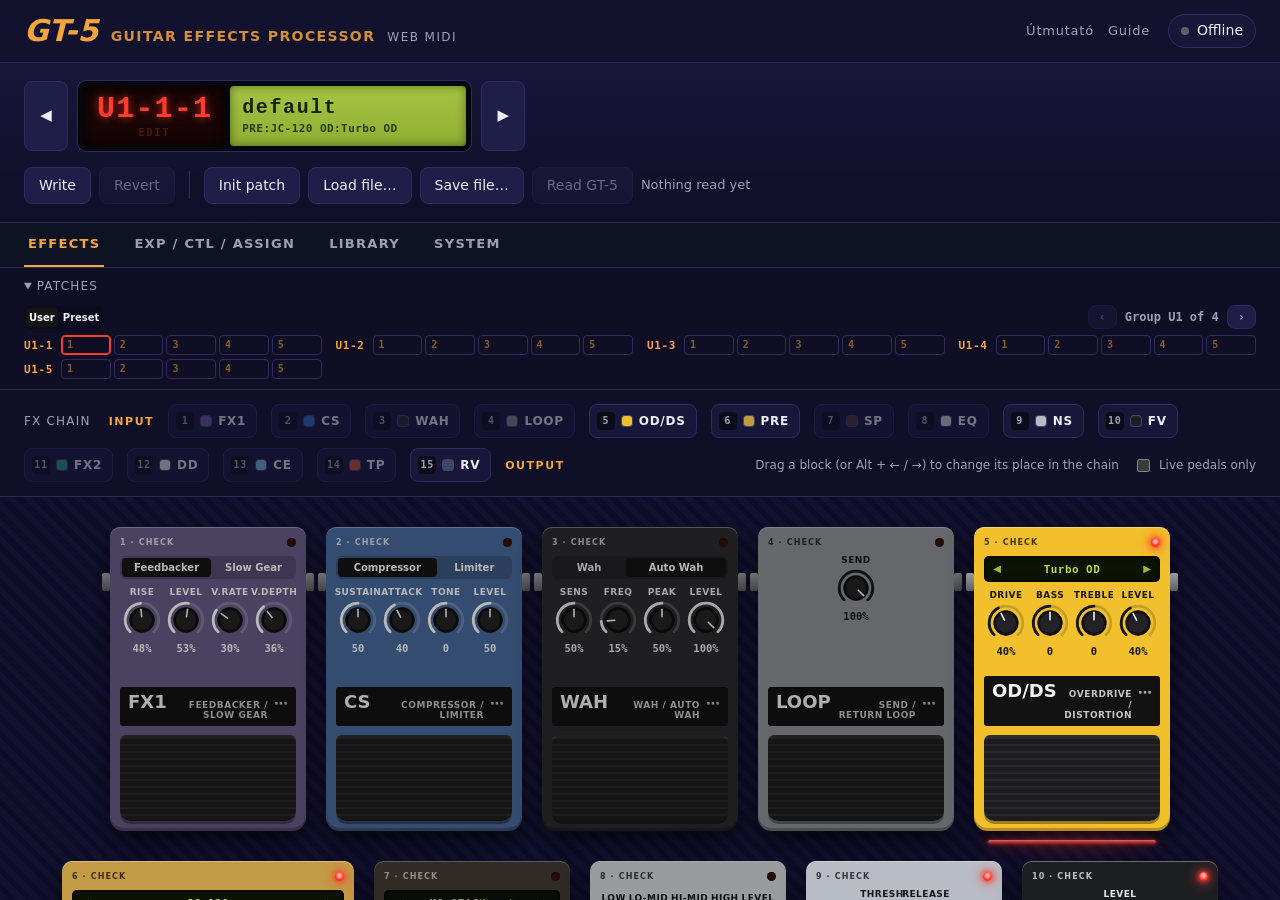
<file: index.html>
<!DOCTYPE html>
<html lang="en">
<head>
  <meta charset="utf-8">
  <meta name="viewport" content="width=device-width, initial-scale=1">
  <title>GT-5 Editor</title>
  <!-- GitHub Pages entry point: the browser-only (Web MIDI) editor lives in webmidi/. -->
  <meta http-equiv="refresh" content="0; url=webmidi/">
  <link rel="canonical" href="webmidi/">
  <style>
    body { margin: 0; min-height: 100vh; display: grid; place-items: center; background: #0c0b1a; color: #eceef4; font: 15px/1.5 system-ui, sans-serif; }
    a { color: #f5a43c; }
  </style>
</head>
<body>
  <p>Opening the <a href="webmidi/">GT-5 Editor (Web MIDI)</a>…</p>
</body>
</html>
</file>
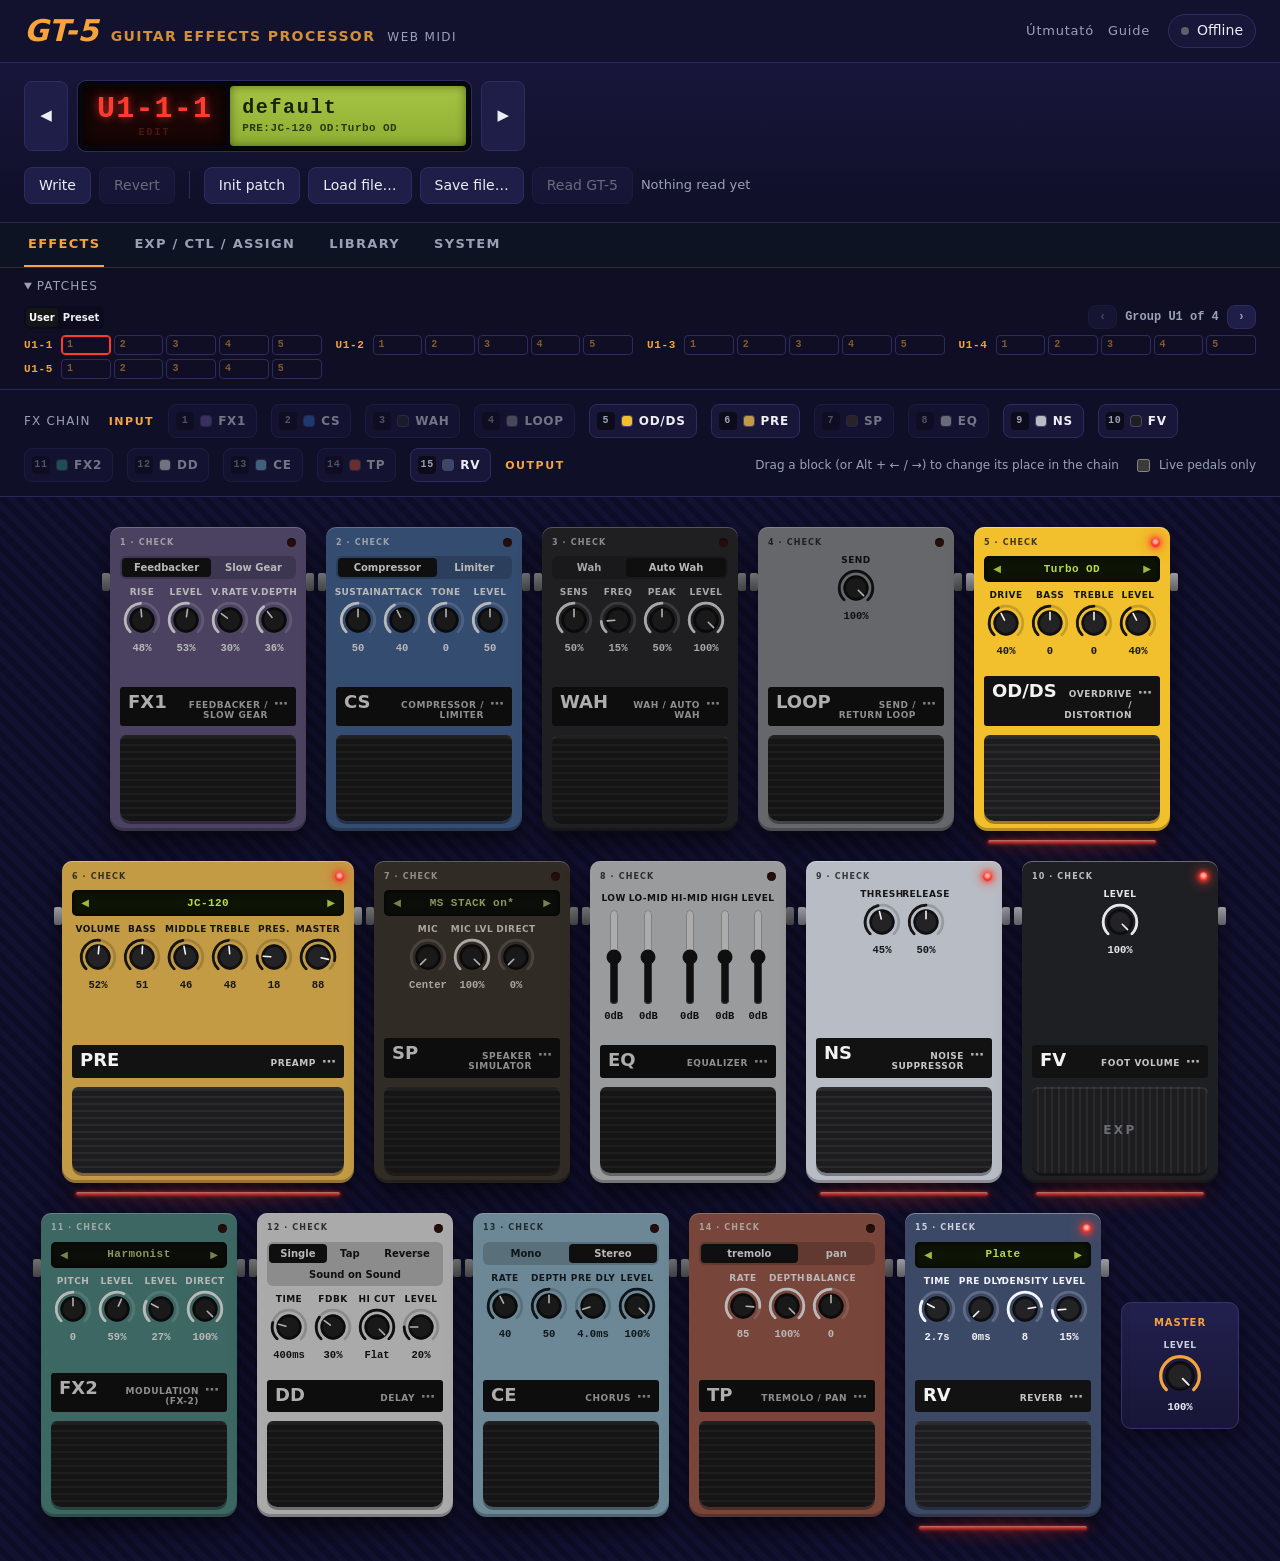
<file: webmidi/index.html>
<!DOCTYPE html>
<html lang="en">
<head>
  <meta charset="utf-8">
  <meta name="viewport" content="width=device-width, initial-scale=1">
  <title>GT-5 Editor (Web MIDI)</title>
  <link rel="stylesheet" href="style.css">
</head>
<body>
  <header class="topbar">
    <div class="brand">
      <span class="brand-model">GT-5</span>
      <span class="brand-sub">Guitar Effects Processor</span>
      <span class="brand-tag">Web MIDI</span>
    </div>
    <div class="topbar-right">
      <nav class="doc-links" aria-label="Guides">
        <a href="utmutato.html" hreflang="hu" lang="hu">Útmutató</a>
        <a href="guide.html">Guide</a>
      </nav>
      <button id="conn-status" class="status" type="button">
        <span class="dot"></span><span id="conn-text">Offline</span>
      </button>
    </div>
  </header>

  <section class="unit">
    <div class="patch-nav">
      <button id="prev" class="nav-btn" type="button" aria-label="Previous patch">&#9664;</button>
      <div class="display" aria-live="polite">
        <div class="led-display">
          <span id="patch-label" class="display-digits">U1-1-1</span>
          <span id="edited" class="edited">EDIT</span>
        </div>
        <div class="lcd">
          <button id="patch-name" class="lcd-name" type="button" title="Rename the patch">default</button>
          <input id="name-input" class="lcd-name lcd-input" type="text" maxlength="11" spellcheck="false"
            autocomplete="off" aria-label="Patch name" hidden>
          <span id="lcd-info" class="lcd-info"></span>
        </div>
      </div>
      <button id="next" class="nav-btn" type="button" aria-label="Next patch">&#9654;</button>
    </div>

    <div class="actions">
      <button id="store" class="btn" type="button" title="Store the edited sound in a user patch">Write</button>
      <button id="revert" class="btn" type="button" title="Throw away edits to this patch">Revert</button>
      <!-- No auto write on the GT-5: it stores patches only through its BULK LOAD page. -->
      <label class="toggle" hidden title="Write edits into the current user patch automatically, 5 s after the last change">
        <input id="auto-write" type="checkbox"> Auto write
      </label>
      <span class="sep"></span>
      <button id="lib-init" class="btn" type="button" title="Load the init patch into the editor">Init patch</button>
      <button id="lib-load" class="btn" type="button">Load file…</button>
      <button id="lib-save" class="btn" type="button">Save file…</button>
      <input id="file-input" type="file" accept=".syx,application/octet-stream" hidden>
      <button id="lib-read" class="btn" type="button" title="Read the 100 user patches from the GT-5">Read GT-5</button>
      <span id="source" class="source"></span>
    </div>
  </section>

  <nav class="tabs" aria-label="Pages">
    <a class="tab" href="#effects" data-view="effects">Effects</a>
    <a class="tab" href="#assign" data-view="assign">EXP / CTL / Assign</a>
    <a class="tab" href="#library" data-view="library">Library</a>
    <a class="tab" href="#system" data-view="system">System</a>
  </nav>

  <div id="view-effects">
  <details class="patch-map" open>
    <summary>Patches</summary>
    <div class="pm-head">
      <div id="pm-area" class="seg area-seg"></div>
      <div class="pm-pager">
        <button id="pm-prev" class="btn small" type="button" aria-label="Previous banks">&#8249;</button>
        <span id="pm-range"></span>
        <button id="pm-next" class="btn small" type="button" aria-label="Next banks">&#8250;</button>
      </div>
    </div>
    <div id="patch-map" class="pm-banks"></div>
  </details>

  <section class="chain-bar">
    <span class="bar-title">FX Chain</span>
    <span class="jack">INPUT</span>
    <ol id="chain-chips" class="chips"></ol>
    <span class="jack">OUTPUT</span>
    <span class="bar-hint">Drag a block (or Alt + ← / →) to change its place in the chain</span>
    <label class="bar-check" title="Show only OD, PRE, EQ, FX2, DD, CE, RV and WAH - the effects with a live switch (Assign 1-8 = CC#20-27)">
      <input id="live-only" type="checkbox"> Live pedals only
    </label>
  </section>

  <main class="board">
    <div id="chain" class="chain"></div>
  </main>

  <aside id="detail" class="detail" hidden aria-label="Effect details"></aside>
  </div>

  <div id="view-assign" class="assign-page" hidden>
    <aside class="ctl-list">
      <span class="list-title">Controllers in this patch</span>
      <div id="ctl-list"></div>
    </aside>
    <main id="ctl-detail" class="ctl-detail"></main>
  </div>

  <div id="view-library" class="page" hidden>
    <div class="lib-bar">
      <div id="lib-area" class="seg area-seg"></div>
      <input id="lib-filter" class="lib-filter" type="search" placeholder="Find by name…" aria-label="Find patches by name"
        autocomplete="off" spellcheck="false">
      <span id="lib-count" class="muted"></span>
    </div>
    <div class="lib-bar">
      <button id="lib-sel-all" class="btn small" type="button">Select shown</button>
      <button id="lib-sel-none" class="btn small" type="button">Clear selection</button>
      <span class="sep"></span>
      <button id="lib-read-sel" class="btn small" type="button" title="Read the selected patches from the GT-5">Read from GT-5</button>
      <button id="lib-write-sel" class="btn small" type="button" title="Store the selected user patches on the GT-5">Write to GT-5</button>
      <button id="lib-copy" class="btn small" type="button" title="Copy the selected patches into user patches">Copy to…</button>
      <button id="lib-init-sel" class="btn small" type="button" title="Put the init patch into the selected user patches">Init</button>
      <button id="lib-save-sel" class="btn small" type="button" title="Save the selected patches as one .syx file">Save selected…</button>
    </div>
    <div class="lib-table-wrap">
      <table class="lib-table">
        <thead>
          <tr>
            <th scope="col"><span class="visually-hidden">Selected</span></th>
            <th scope="col">Patch</th>
            <th scope="col">Name</th>
            <th scope="col">PreAmp</th>
            <th scope="col">OD / DS</th>
            <th scope="col">FX-1 · FX-2</th>
            <th scope="col">Effects on</th>
            <th scope="col">State</th>
          </tr>
        </thead>
        <tbody id="lib-rows"></tbody>
      </table>
    </div>
  </div>

  <div id="view-system" class="page" hidden>
    <div class="sys-head">
      <div>
        <h1>System settings</h1>
        <p class="muted">Not part of any patch. The GT-5 stores a change at once - there is no Write for these.</p>
      </div>
      <div class="actions">
        <button id="sys-read" class="btn" type="button">Read from GT-5</button>
        <button id="sys-send" class="btn" type="button" title="Send every system setting shown here to the GT-5">Send all to GT-5</button>
        <button id="sys-load" class="btn" type="button">Load file…</button>
        <button id="sys-save" class="btn" type="button">Save file…</button>
        <input id="sys-file" type="file" accept=".syx,application/octet-stream" hidden>
        <span id="sys-source" class="source"></span>
      </div>
    </div>
    <div id="sys-groups" class="sys-groups"></div>
  </div>

  <dialog id="conn-dialog">
    <form method="dialog">
      <h2>MIDI connection</h2>
      <p class="hint">The browser talks to the MIDI interface directly (Web MIDI) - allow MIDI / SysEx access when it
        asks. Auto-detect asks every port on all 32 device IDs and takes the one the GT-5 answers on.
        Picking ports by hand works for patch changes even when SysEx replies don't come back.</p>
      <label class="field">Output (to GT-5)<select id="port-out"></select></label>
      <label class="field">Input (from GT-5)<select id="port-in"></select></label>
      <div class="field-row">
        <label class="field">Device ID<select id="port-dev"></select></label>
        <label class="field">Patch change channel<select id="port-channel"></select></label>
      </div>
      <p id="conn-msg" class="hint"></p>
      <details class="midi-log">
        <summary>MIDI log <span class="muted">(what went out → and came in ←)</span></summary>
        <pre id="midi-log"></pre>
        <button id="midi-log-copy" class="btn small" type="button">Copy log</button>
      </details>
      <div class="dialog-actions">
        <button id="conn-disconnect" class="btn" type="button">Go offline</button>
        <button id="conn-detect" class="btn" type="button">Auto-detect</button>
        <button id="conn-use" class="btn primary" type="button">Use these ports</button>
        <button class="btn" value="cancel">Close</button>
      </div>
    </form>
  </dialog>

  <dialog id="write-dialog">
    <form method="dialog">
      <h2>Write patch</h2>
      <p class="hint">The edited sound is stored in the user patch you pick. Presets can't be overwritten.</p>
      <label class="field">Into user patch<select id="write-target"></select></label>
      <p id="write-msg" class="hint"></p>
      <div class="dialog-actions">
        <button class="btn" value="cancel">Cancel</button>
        <button id="write-ok" class="btn primary" type="button">Write</button>
      </div>
    </form>
  </dialog>

  <dialog id="file-dialog">
    <form method="dialog">
      <h2>Save to file</h2>
      <fieldset class="choice">
        <label><input type="radio" name="save-what" value="patch" checked> This patch, as edited</label>
        <label><input type="radio" name="save-what" value="bank"> All user patches (bulk dump)</label>
      </fieldset>
      <p id="file-msg" class="hint"></p>
      <label class="field">File name<input id="file-name" type="text" autocomplete="off" spellcheck="false"></label>
      <div class="dialog-actions">
        <button class="btn" value="cancel">Cancel</button>
        <button id="file-ok" class="btn primary" type="button">Save</button>
      </div>
    </form>
  </dialog>

  <dialog id="copy-dialog">
    <form method="dialog">
      <h2>Copy patches</h2>
      <p id="copy-msg" class="hint"></p>
      <label class="field">Into user patches, starting at<select id="copy-target"></select></label>
      <div class="dialog-actions">
        <button class="btn" value="cancel">Cancel</button>
        <button id="copy-ok" class="btn primary" type="button">Copy</button>
      </div>
    </form>
  </dialog>

  <div id="toast" class="toast" role="status"></div>

  <script src="gt5-params.js"></script>
  <script src="factory.js"></script>
  <script src="gt5.js"></script>
  <script src="midi.js"></script>
  <script src="ask.js"></script>
  <script src="effects.js"></script>
  <script src="assign.js"></script>
  <script src="library.js"></script>
  <script src="system.js"></script>
  <script src="app.js"></script>
</body>
</html>
</file>
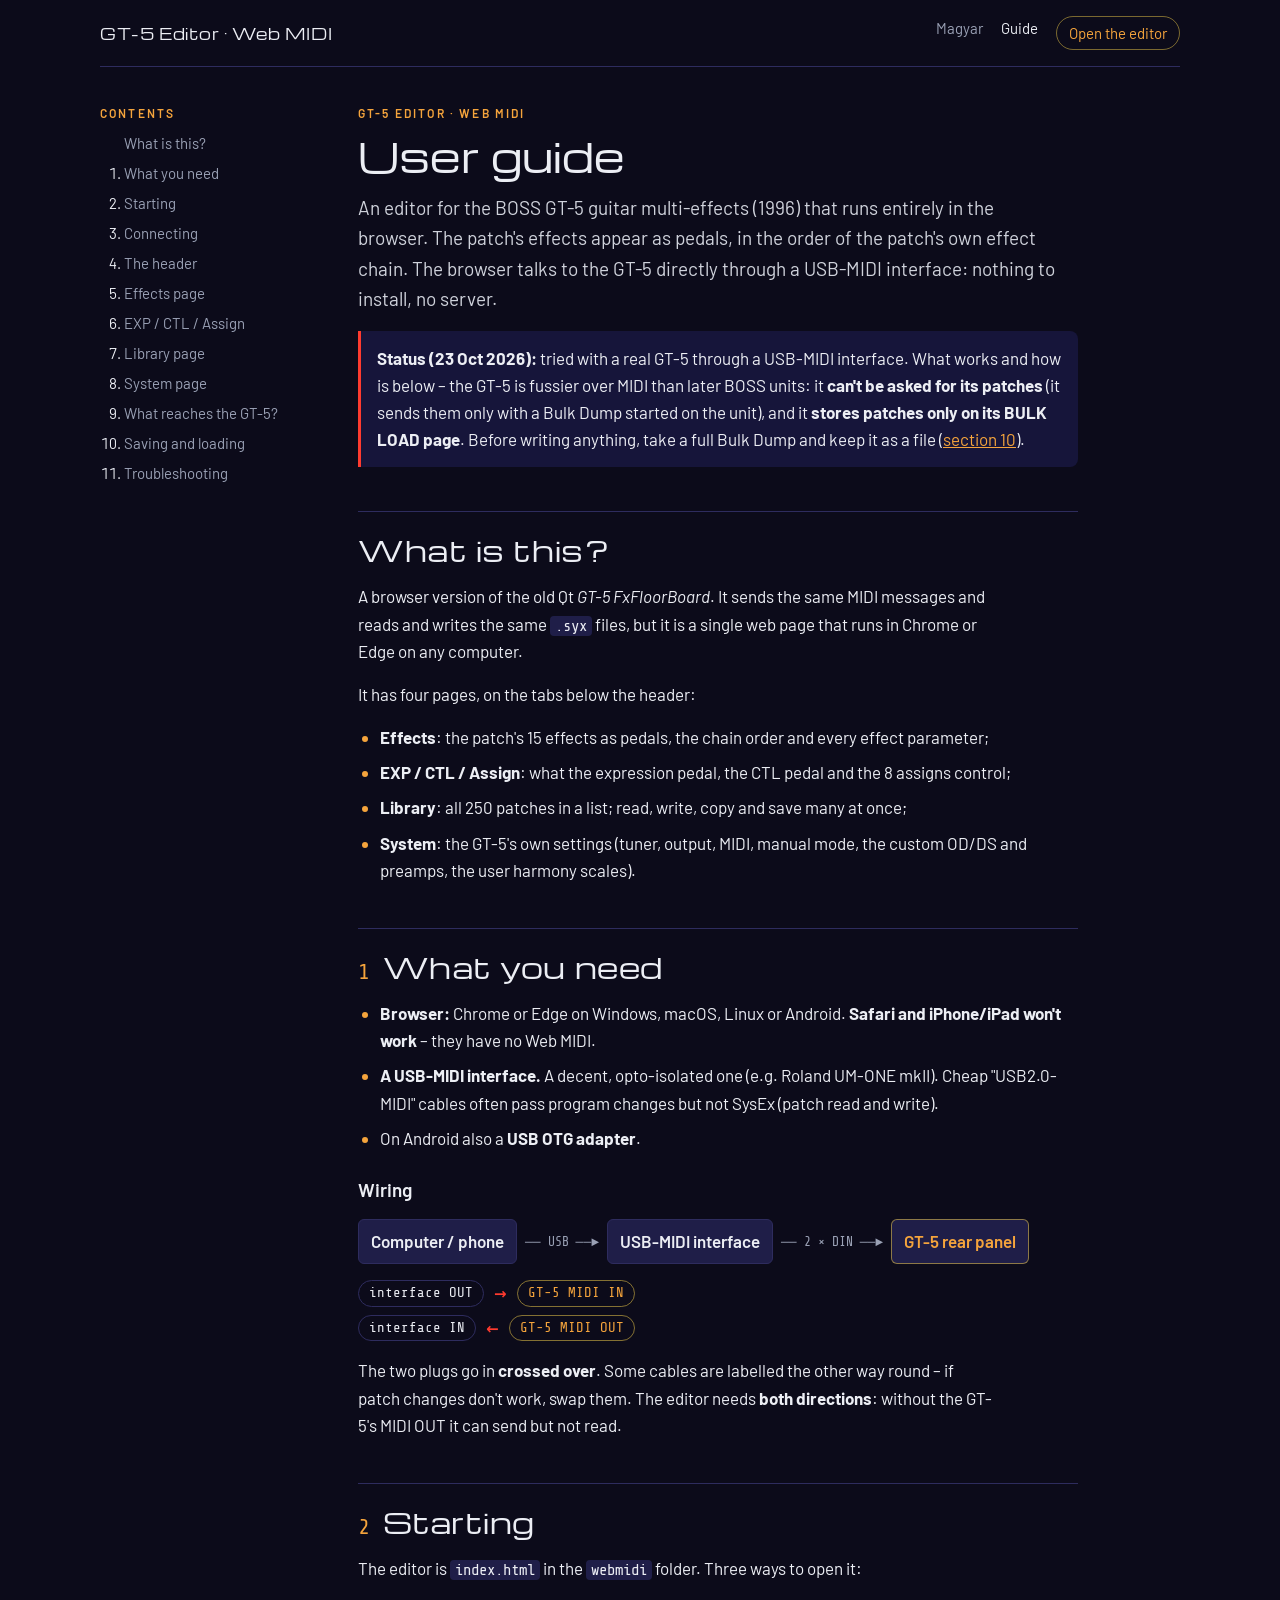
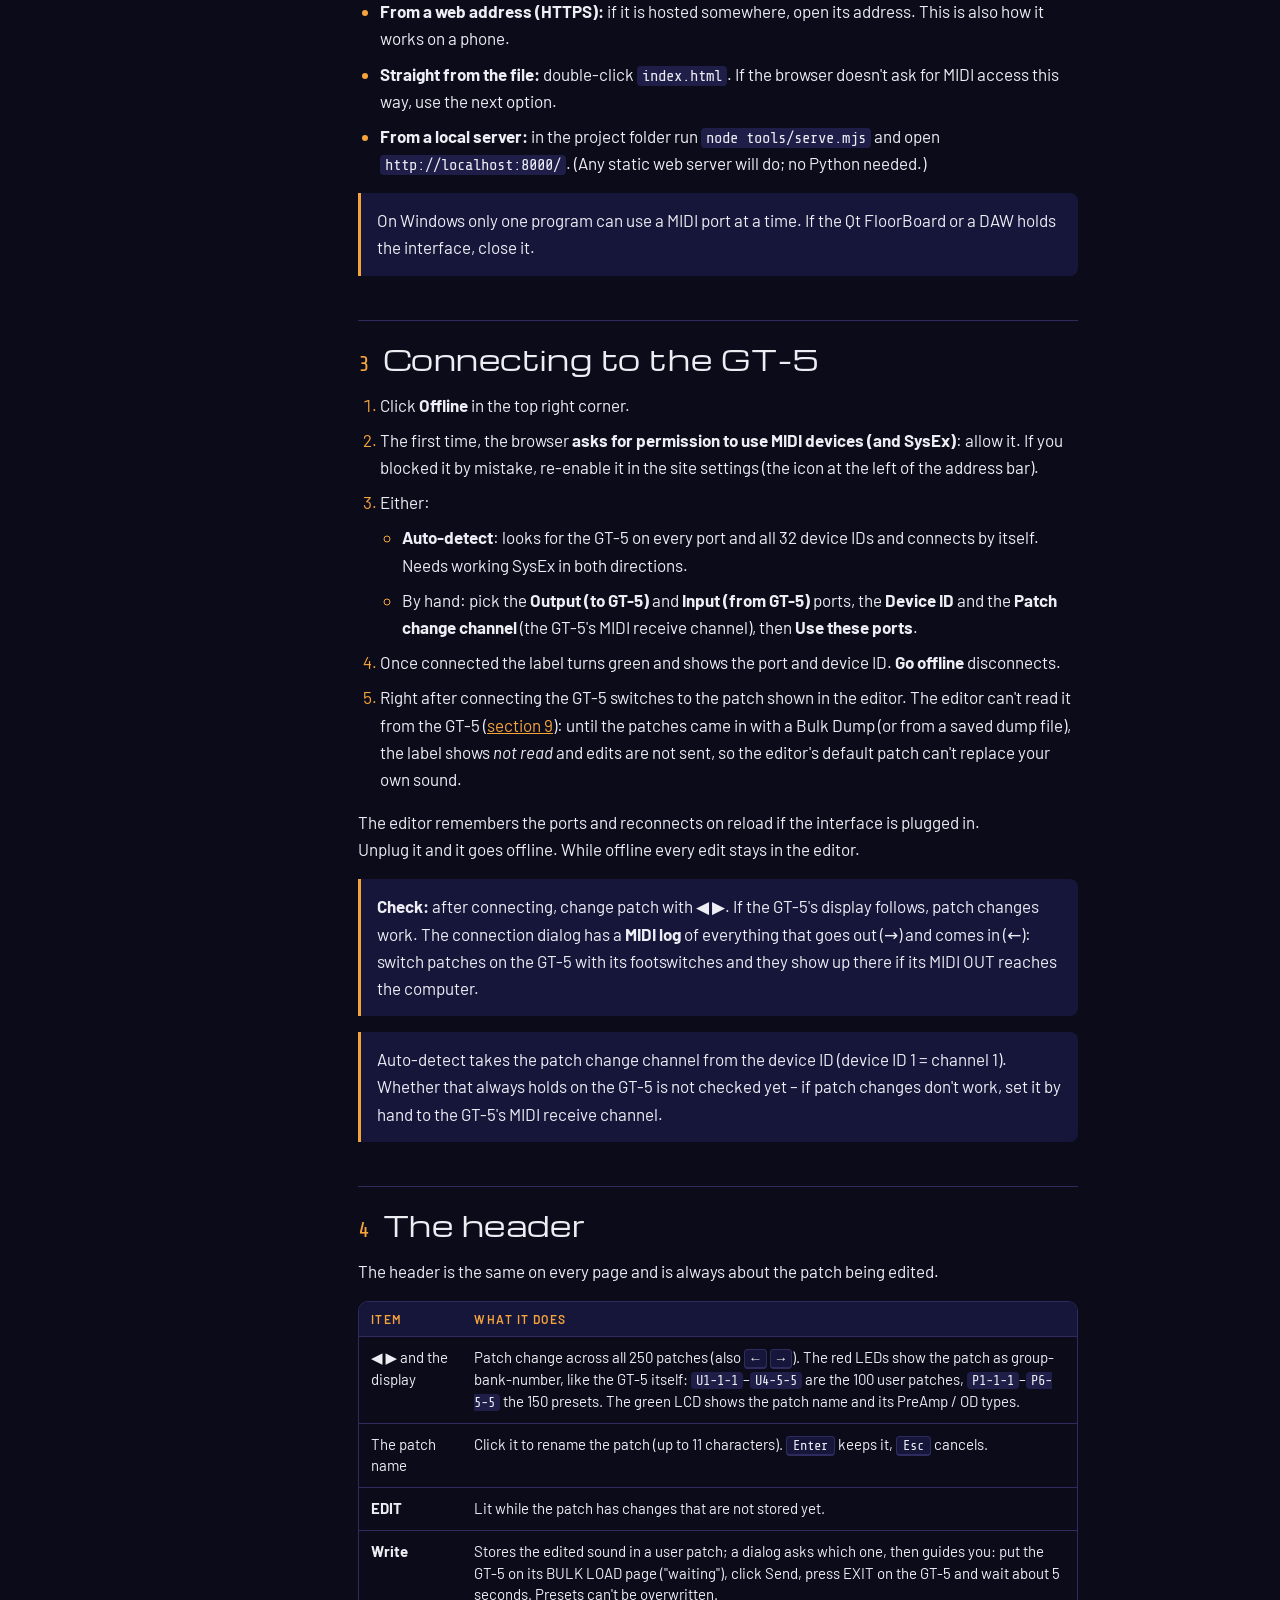
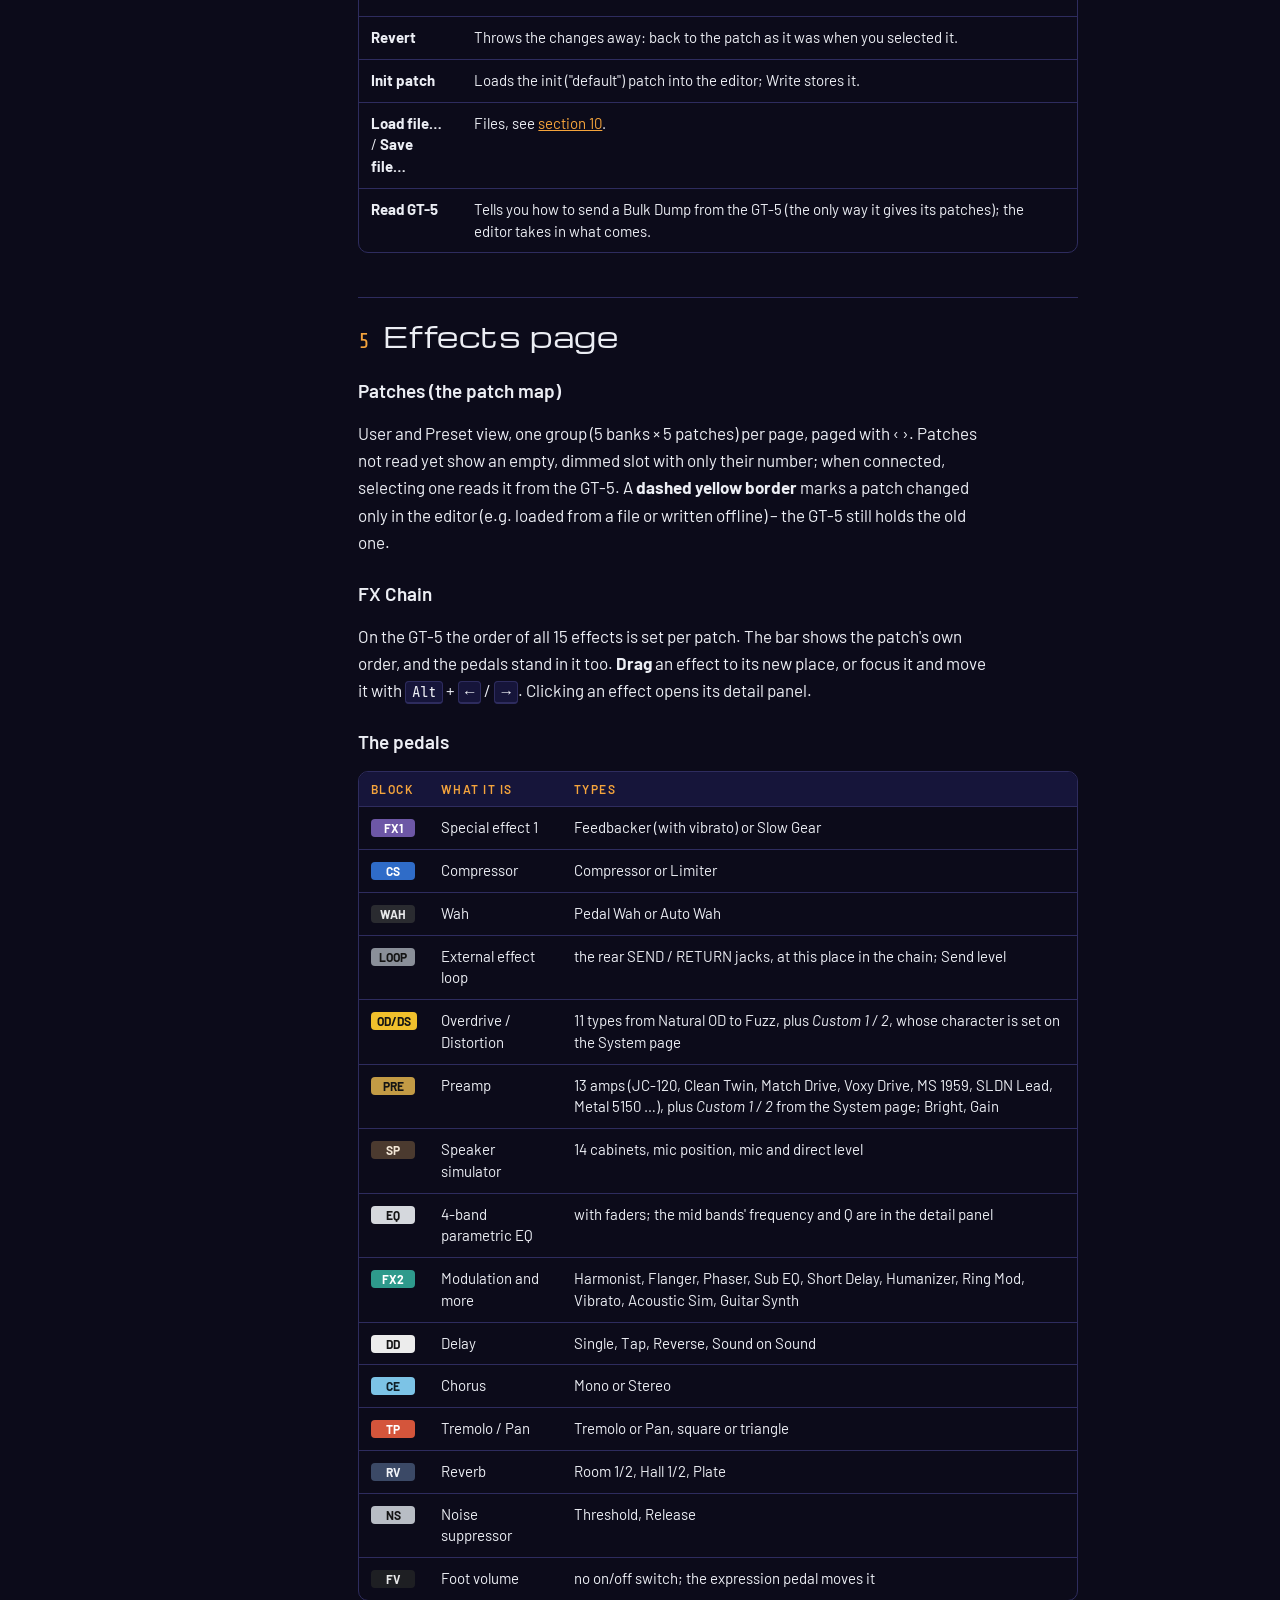
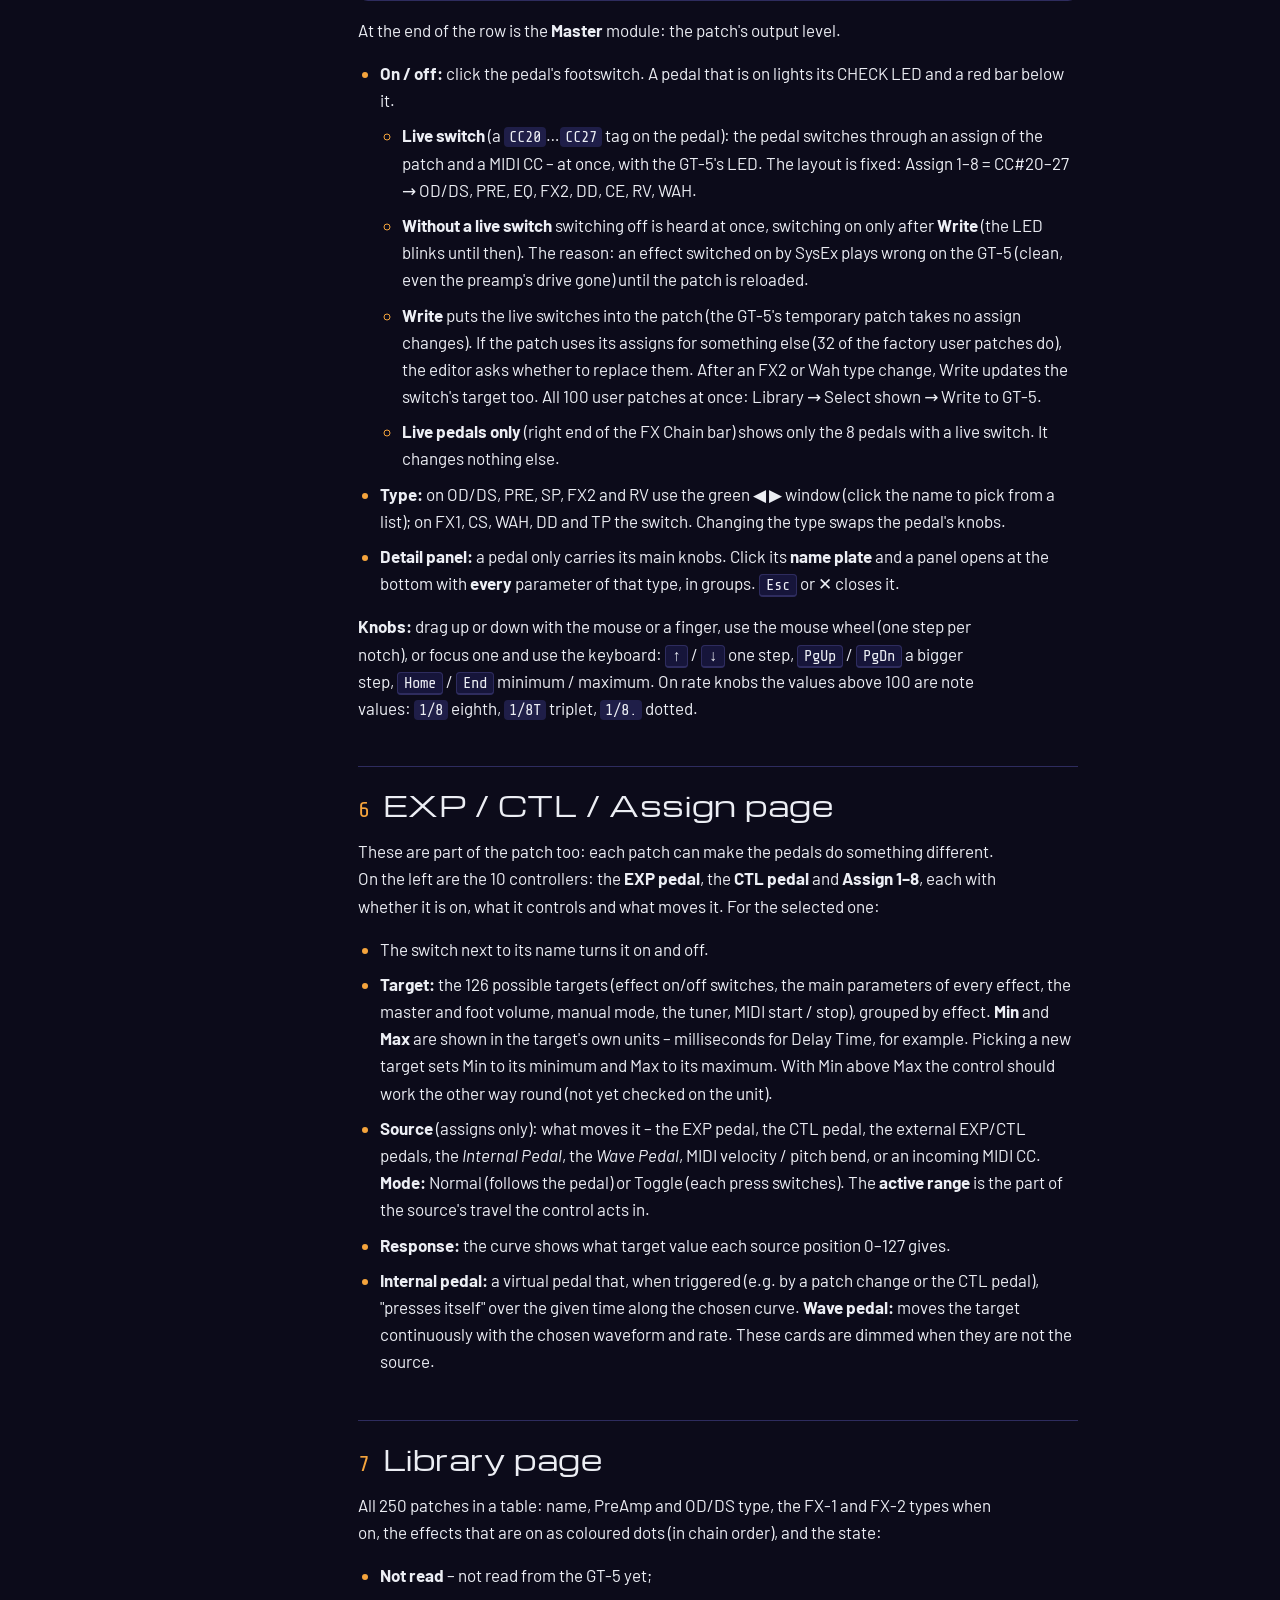
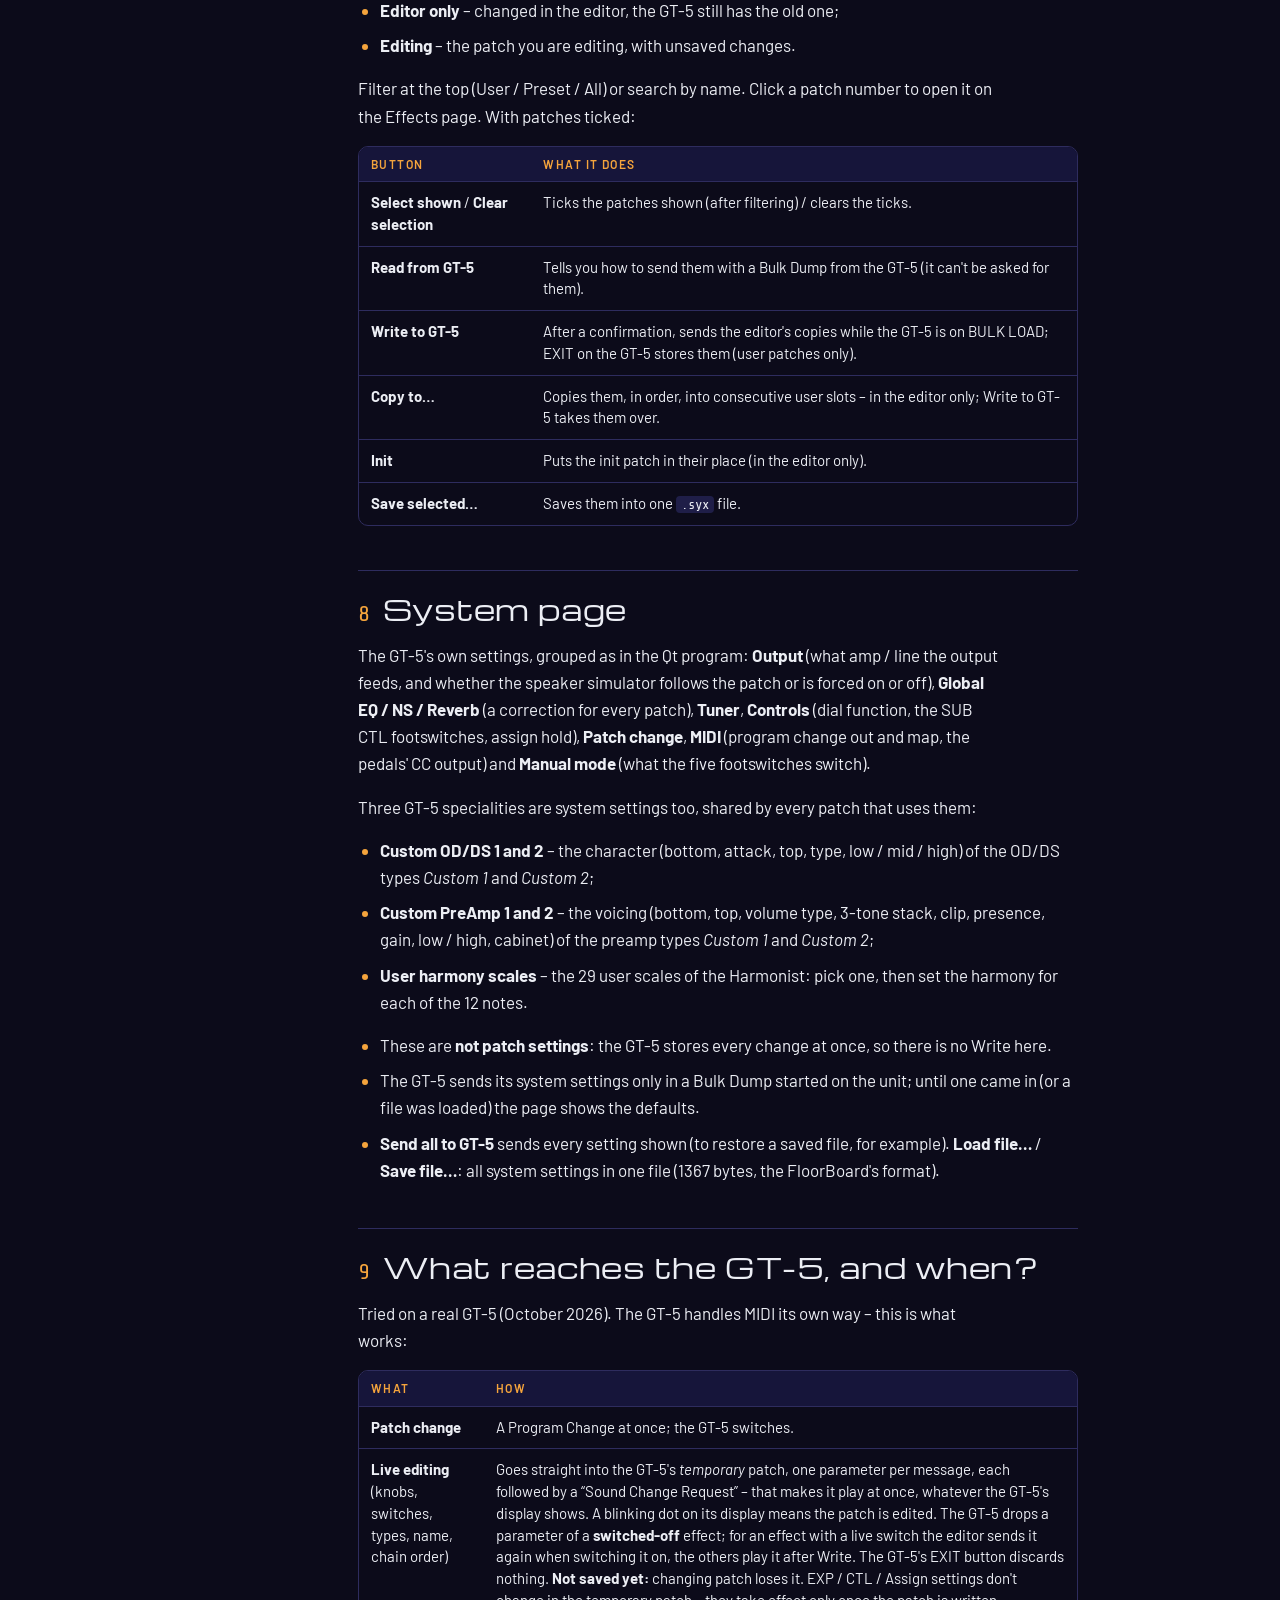
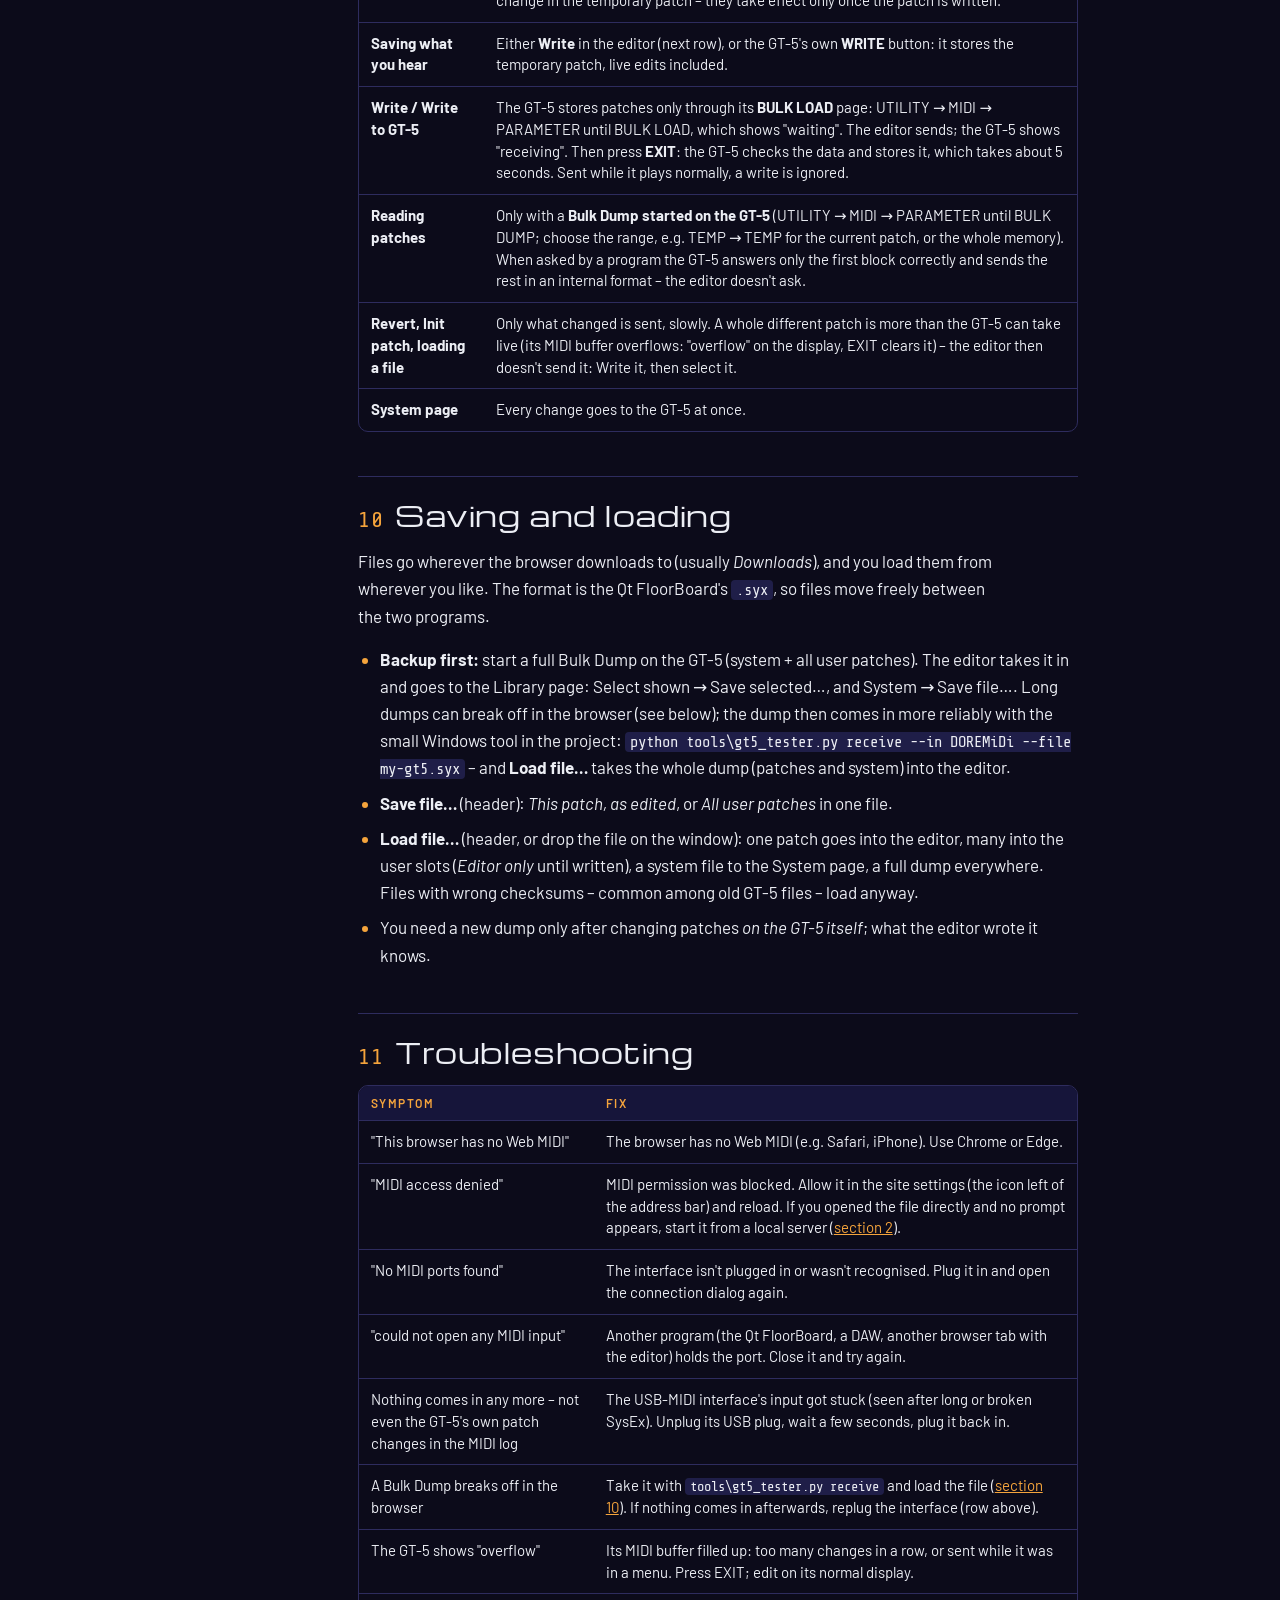
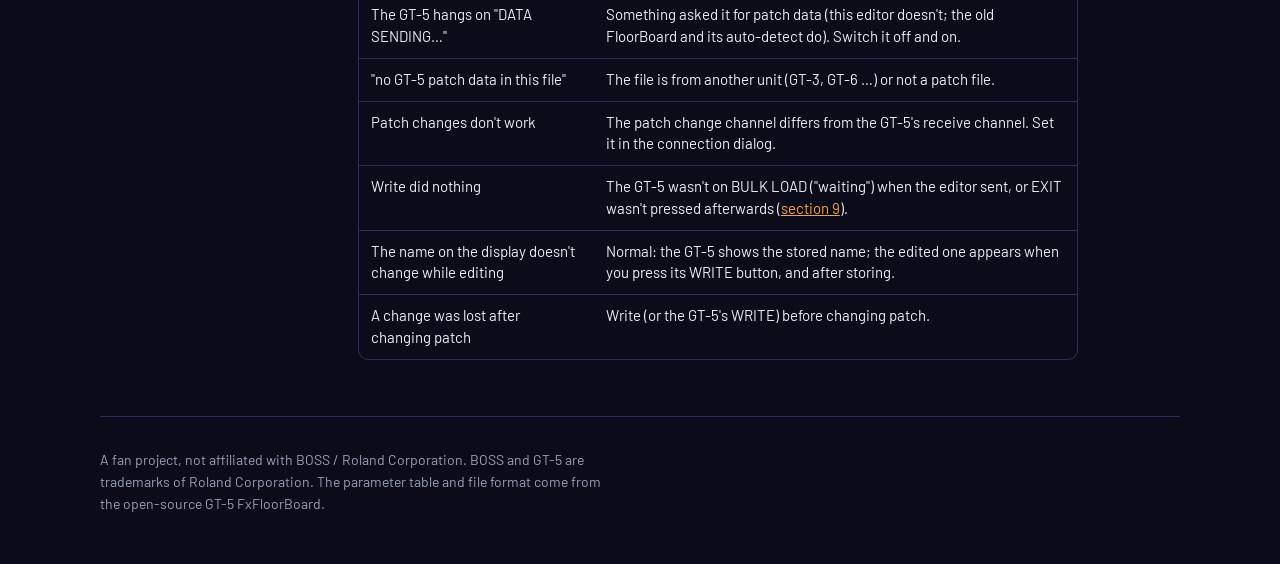
<file: webmidi/guide.html>
<!DOCTYPE html>
<html lang="en">
<head>
  <meta charset="utf-8">
  <meta name="viewport" content="width=device-width, initial-scale=1">
  <title>GT-5 Web MIDI – User guide</title>
  <link rel="alternate" hreflang="hu" href="utmutato.html">
  <link rel="preconnect" href="https://fonts.googleapis.com">
  <link rel="preconnect" href="https://fonts.gstatic.com" crossorigin>
  <link rel="stylesheet" href="https://fonts.googleapis.com/css2?family=Michroma&family=Barlow:ital,wght@0,400;0,500;0,600;0,700;1,400&family=Share+Tech+Mono&display=swap">
  <link rel="stylesheet" href="pages.css">
</head>
<body>
<div class="wrap">
  <nav class="pagenav" aria-label="Pages">
    <a class="pagenav-brand" href="index.html">GT-5 Editor · Web MIDI</a>
    <div class="pagenav-links">
      <a href="utmutato.html" hreflang="hu" lang="hu">Magyar</a>
      <a href="guide.html" aria-current="page">Guide</a>
      <a class="open" href="index.html">Open the editor</a>
    </div>
  </nav>
  <div class="doc">
    <aside class="toc" aria-label="Contents">
      <span class="label">Contents</span>
      <ol>
        <li class="plain"><a href="#what">What is this?</a></li>
        <li value="1"><a href="#need">What you need</a></li>
        <li value="2"><a href="#start">Starting</a></li>
        <li value="3"><a href="#connect">Connecting</a></li>
        <li value="4"><a href="#header">The header</a></li>
        <li value="5"><a href="#effects">Effects page</a></li>
        <li value="6"><a href="#assign">EXP / CTL / Assign</a></li>
        <li value="7"><a href="#library">Library page</a></li>
        <li value="8"><a href="#system">System page</a></li>
        <li value="9"><a href="#sending">What reaches the GT-5?</a></li>
        <li value="10"><a href="#files">Saving and loading</a></li>
        <li value="11"><a href="#problems">Troubleshooting</a></li>
      </ol>
    </aside>

    <article class="prose">
      <header class="stack">
        <span class="label">GT-5 Editor · Web MIDI</span>
        <h1>User guide</h1>
        <p class="lede">An editor for the BOSS GT-5 guitar multi-effects (1996) that runs entirely in the browser. The patch's effects appear as pedals, in the order of the patch's own effect chain. The browser talks to the GT-5 directly through a USB-MIDI interface: nothing to install, no server.</p>
      </header>

      <p class="note warn"><strong>Status (23 Oct 2026):</strong> tried with a real GT-5 through a USB-MIDI interface. What works and how is below – the GT-5 is fussier over MIDI than later BOSS units: it <strong>can't be asked for its patches</strong> (it sends them only with a Bulk Dump started on the unit), and it <strong>stores patches only on its BULK LOAD page</strong>. Before writing anything, take a full Bulk Dump and keep it as a file (<a href="#files">section 10</a>).</p>

      <h2 id="what">What is this?</h2>
      <p>A browser version of the old Qt <em>GT-5 FxFloorBoard</em>. It sends the same MIDI messages and reads and writes the same <code>.syx</code> files, but it is a single web page that runs in Chrome or Edge on any computer.</p>
      <p>It has four pages, on the tabs below the header:</p>
      <ul>
        <li><strong>Effects</strong>: the patch's 15 effects as pedals, the chain order and every effect parameter;</li>
        <li><strong>EXP / CTL / Assign</strong>: what the expression pedal, the CTL pedal and the 8 assigns control;</li>
        <li><strong>Library</strong>: all 250 patches in a list; read, write, copy and save many at once;</li>
        <li><strong>System</strong>: the GT-5's own settings (tuner, output, MIDI, manual mode, the custom OD/DS and preamps, the user harmony scales).</li>
      </ul>

      <h2 id="need"><span class="num">1</span>What you need</h2>
      <ul>
        <li><strong>Browser:</strong> Chrome or Edge on Windows, macOS, Linux or Android. <strong>Safari and iPhone/iPad won't work</strong> – they have no Web MIDI.</li>
        <li><strong>A USB-MIDI interface.</strong> A decent, opto-isolated one (e.g. Roland UM-ONE mkII). Cheap "USB2.0-MIDI" cables often pass program changes but not SysEx (patch read and write).</li>
        <li>On Android also a <strong>USB OTG adapter</strong>.</li>
      </ul>

      <h3 id="wiring">Wiring</h3>
      <div class="wiring" role="img" aria-label="Computer or phone, USB, USB-MIDI interface, two DIN plugs, GT-5 rear panel">
        <span class="node">Computer / phone</span><span class="wire">USB</span>
        <span class="node">USB-MIDI interface</span><span class="wire">2 × DIN</span>
        <span class="node unit">GT-5 rear panel</span>
      </div>
      <div class="cross">
        <div><span class="jackname">interface OUT</span><span class="arrow">→</span><span class="jackname unit">GT-5 MIDI IN</span></div>
        <div><span class="jackname">interface IN</span><span class="arrow">←</span><span class="jackname unit">GT-5 MIDI OUT</span></div>
      </div>
      <p>The two plugs go in <strong>crossed over</strong>. Some cables are labelled the other way round – if patch changes don't work, swap them. The editor needs <strong>both directions</strong>: without the GT-5's MIDI OUT it can send but not read.</p>

      <h2 id="start"><span class="num">2</span>Starting</h2>
      <p>The editor is <code>index.html</code> in the <code>webmidi</code> folder. Three ways to open it:</p>
      <ul>
        <li><strong>From a web address (HTTPS):</strong> if it is hosted somewhere, open its address. This is also how it works on a phone.</li>
        <li><strong>Straight from the file:</strong> double-click <code>index.html</code>. If the browser doesn't ask for MIDI access this way, use the next option.</li>
        <li><strong>From a local server:</strong> in the project folder run <code>node tools/serve.mjs</code> and open <code>http://localhost:8000/</code>. (Any static web server will do; no Python needed.)</li>
      </ul>
      <p class="note">On Windows only one program can use a MIDI port at a time. If the Qt FloorBoard or a DAW holds the interface, close it.</p>

      <h2 id="connect"><span class="num">3</span>Connecting to the GT-5</h2>
      <ol>
        <li>Click <strong>Offline</strong> in the top right corner.</li>
        <li>The first time, the browser <strong>asks for permission to use MIDI devices (and SysEx)</strong>: allow it. If you blocked it by mistake, re-enable it in the site settings (the icon at the left of the address bar).</li>
        <li>Either:
          <ul>
            <li><strong>Auto-detect</strong>: looks for the GT-5 on every port and all 32 device IDs and connects by itself. Needs working SysEx in both directions.</li>
            <li>By hand: pick the <strong>Output (to GT-5)</strong> and <strong>Input (from GT-5)</strong> ports, the <strong>Device ID</strong> and the <strong>Patch change channel</strong> (the GT-5's MIDI receive channel), then <strong>Use these ports</strong>.</li>
          </ul>
        </li>
        <li>Once connected the label turns green and shows the port and device ID. <strong>Go offline</strong> disconnects.</li>
        <li>Right after connecting the GT-5 switches to the patch shown in the editor. The editor can't read it from the GT-5 (<a href="#sending">section 9</a>): until the patches came in with a Bulk Dump (or from a saved dump file), the label shows <em>not read</em> and edits are not sent, so the editor's default patch can't replace your own sound.</li>
      </ol>
      <p>The editor remembers the ports and reconnects on reload if the interface is plugged in. Unplug it and it goes offline. While offline every edit stays in the editor.</p>
      <p class="note"><strong>Check:</strong> after connecting, change patch with ◀ ▶. If the GT-5's display follows, patch changes work. The connection dialog has a <strong>MIDI log</strong> of everything that goes out (→) and comes in (←): switch patches on the GT-5 with its footswitches and they show up there if its MIDI OUT reaches the computer.</p>
      <p class="note">Auto-detect takes the patch change channel from the device ID (device ID 1 = channel 1). Whether that always holds on the GT-5 is not checked yet – if patch changes don't work, set it by hand to the GT-5's MIDI receive channel.</p>

      <h2 id="header"><span class="num">4</span>The header</h2>
      <p>The header is the same on every page and is always about the patch being edited.</p>
      <div class="table-wrap"><table>
        <thead><tr><th>Item</th><th>What it does</th></tr></thead>
        <tbody>
          <tr><td>◀ ▶ and the display</td><td>Patch change across all 250 patches (also <kbd>←</kbd> <kbd>→</kbd>). The red LEDs show the patch as group-bank-number, like the GT-5 itself: <code>U1-1-1</code>–<code>U4-5-5</code> are the 100 user patches, <code>P1-1-1</code>–<code>P6-5-5</code> the 150 presets. The green LCD shows the patch name and its PreAmp / OD types.</td></tr>
          <tr><td>The patch name</td><td>Click it to rename the patch (up to 11 characters). <kbd>Enter</kbd> keeps it, <kbd>Esc</kbd> cancels.</td></tr>
          <tr><td><strong>EDIT</strong></td><td>Lit while the patch has changes that are not stored yet.</td></tr>
          <tr><td><strong>Write</strong></td><td>Stores the edited sound in a user patch; a dialog asks which one, then guides you: put the GT-5 on its BULK LOAD page ("waiting"), click Send, press EXIT on the GT-5 and wait about 5 seconds. Presets can't be overwritten.</td></tr>
          <tr><td><strong>Revert</strong></td><td>Throws the changes away: back to the patch as it was when you selected it.</td></tr>
          <tr><td><strong>Init patch</strong></td><td>Loads the init ("default") patch into the editor; Write stores it.</td></tr>
          <tr><td><strong>Load file…</strong> / <strong>Save file…</strong></td><td>Files, see <a href="#files">section 10</a>.</td></tr>
          <tr><td><strong>Read GT-5</strong></td><td>Tells you how to send a Bulk Dump from the GT-5 (the only way it gives its patches); the editor takes in what comes.</td></tr>
        </tbody>
      </table></div>

      <h2 id="effects"><span class="num">5</span>Effects page</h2>
      <h3>Patches (the patch map)</h3>
      <p>User and Preset view, one group (5 banks × 5 patches) per page, paged with ‹ ›. Patches not read yet show an empty, dimmed slot with only their number; when connected, selecting one reads it from the GT-5. A <strong>dashed yellow border</strong> marks a patch changed only in the editor (e.g. loaded from a file or written offline) – the GT-5 still holds the old one.</p>

      <h3>FX Chain</h3>
      <p>On the GT-5 the order of all 15 effects is set per patch. The bar shows the patch's own order, and the pedals stand in it too. <strong>Drag</strong> an effect to its new place, or focus it and move it with <kbd>Alt</kbd> + <kbd>←</kbd> / <kbd>→</kbd>. Clicking an effect opens its detail panel.</p>

      <h3>The pedals</h3>
      <div class="table-wrap"><table>
        <thead><tr><th>Block</th><th>What it is</th><th>Types</th></tr></thead>
        <tbody>
          <tr><td><span class="chip" style="--c:#6d57a6;--ink:#fff">FX1</span></td><td>Special effect 1</td><td>Feedbacker (with vibrato) or Slow Gear</td></tr>
          <tr><td><span class="chip" style="--c:#2f6cc8;--ink:#fff">CS</span></td><td>Compressor</td><td>Compressor or Limiter</td></tr>
          <tr><td><span class="chip" style="--c:#2a2b30;--ink:#e8e8ea">WAH</span></td><td>Wah</td><td>Pedal Wah or Auto Wah</td></tr>
          <tr><td><span class="chip" style="--c:#8a8f99">LOOP</span></td><td>External effect loop</td><td>the rear SEND / RETURN jacks, at this place in the chain; Send level</td></tr>
          <tr><td><span class="chip" style="--c:#f1c02c">OD/DS</span></td><td>Overdrive / Distortion</td><td>11 types from Natural OD to Fuzz, plus <em>Custom 1 / 2</em>, whose character is set on the System page</td></tr>
          <tr><td><span class="chip" style="--c:#c39b45">PRE</span></td><td>Preamp</td><td>13 amps (JC-120, Clean Twin, Match Drive, Voxy Drive, MS 1959, SLDN Lead, Metal 5150 …), plus <em>Custom 1 / 2</em> from the System page; Bright, Gain</td></tr>
          <tr><td><span class="chip" style="--c:#4b3a2f;--ink:#f2e6d6">SP</span></td><td>Speaker simulator</td><td>14 cabinets, mic position, mic and direct level</td></tr>
          <tr><td><span class="chip" style="--c:#d5d8dd">EQ</span></td><td>4-band parametric EQ</td><td>with faders; the mid bands' frequency and Q are in the detail panel</td></tr>
          <tr><td><span class="chip" style="--c:#2e9a8c;--ink:#fff">FX2</span></td><td>Modulation and more</td><td>Harmonist, Flanger, Phaser, Sub EQ, Short Delay, Humanizer, Ring Mod, Vibrato, Acoustic Sim, Guitar Synth</td></tr>
          <tr><td><span class="chip" style="--c:#ececec">DD</span></td><td>Delay</td><td>Single, Tap, Reverse, Sound on Sound</td></tr>
          <tr><td><span class="chip" style="--c:#7cc3e6;--ink:#0f1f28">CE</span></td><td>Chorus</td><td>Mono or Stereo</td></tr>
          <tr><td><span class="chip" style="--c:#d4553b;--ink:#fff">TP</span></td><td>Tremolo / Pan</td><td>Tremolo or Pan, square or triangle</td></tr>
          <tr><td><span class="chip" style="--c:#3b4966;--ink:#f2f4f8">RV</span></td><td>Reverb</td><td>Room 1/2, Hall 1/2, Plate</td></tr>
          <tr><td><span class="chip" style="--c:#b8bdc5">NS</span></td><td>Noise suppressor</td><td>Threshold, Release</td></tr>
          <tr><td><span class="chip" style="--c:#1e1f23;--ink:#e8e8ea">FV</span></td><td>Foot volume</td><td>no on/off switch; the expression pedal moves it</td></tr>
        </tbody>
      </table></div>
      <p>At the end of the row is the <strong>Master</strong> module: the patch's output level.</p>
      <ul>
        <li><strong>On / off:</strong> click the pedal's footswitch. A pedal that is on lights its CHECK LED and a red bar below it.
          <ul>
            <li><strong>Live switch</strong> (a <code>CC20</code>…<code>CC27</code> tag on the pedal): the pedal switches through an assign of the patch and a MIDI CC – at once, with the GT-5's LED. The layout is fixed: Assign 1–8 = CC#20–27 → OD/DS, PRE, EQ, FX2, DD, CE, RV, WAH.</li>
            <li><strong>Without a live switch</strong> switching off is heard at once, switching on only after <strong>Write</strong> (the LED blinks until then). The reason: an effect switched on by SysEx plays wrong on the GT-5 (clean, even the preamp's drive gone) until the patch is reloaded.</li>
            <li><strong>Write</strong> puts the live switches into the patch (the GT-5's temporary patch takes no assign changes). If the patch uses its assigns for something else (32 of the factory user patches do), the editor asks whether to replace them. After an FX2 or Wah type change, Write updates the switch's target too. All 100 user patches at once: Library → Select shown → Write to GT-5.</li>
            <li><strong>Live pedals only</strong> (right end of the FX Chain bar) shows only the 8 pedals with a live switch. It changes nothing else.</li>
          </ul>
        </li>
        <li><strong>Type:</strong> on OD/DS, PRE, SP, FX2 and RV use the green ◀ ▶ window (click the name to pick from a list); on FX1, CS, WAH, DD and TP the switch. Changing the type swaps the pedal's knobs.</li>
        <li><strong>Detail panel:</strong> a pedal only carries its main knobs. Click its <strong>name plate</strong> and a panel opens at the bottom with <strong>every</strong> parameter of that type, in groups. <kbd>Esc</kbd> or ✕ closes it.</li>
      </ul>
      <p><strong>Knobs:</strong> drag up or down with the mouse or a finger, use the mouse wheel (one step per notch), or focus one and use the keyboard: <kbd>↑</kbd> / <kbd>↓</kbd> one step, <kbd>PgUp</kbd> / <kbd>PgDn</kbd> a bigger step, <kbd>Home</kbd> / <kbd>End</kbd> minimum / maximum. On rate knobs the values above 100 are note values: <code>1/8</code> eighth, <code>1/8T</code> triplet, <code>1/8.</code> dotted.</p>

      <h2 id="assign"><span class="num">6</span>EXP / CTL / Assign page</h2>
      <p>These are part of the patch too: each patch can make the pedals do something different. On the left are the 10 controllers: the <strong>EXP pedal</strong>, the <strong>CTL pedal</strong> and <strong>Assign 1–8</strong>, each with whether it is on, what it controls and what moves it. For the selected one:</p>
      <ul>
        <li>The switch next to its name turns it on and off.</li>
        <li><strong>Target:</strong> the 126 possible targets (effect on/off switches, the main parameters of every effect, the master and foot volume, manual mode, the tuner, MIDI start / stop), grouped by effect. <strong>Min</strong> and <strong>Max</strong> are shown in the target's own units – milliseconds for Delay Time, for example. Picking a new target sets Min to its minimum and Max to its maximum. With Min above Max the control should work the other way round (not yet checked on the unit).</li>
        <li><strong>Source</strong> (assigns only): what moves it – the EXP pedal, the CTL pedal, the external EXP/CTL pedals, the <em>Internal Pedal</em>, the <em>Wave Pedal</em>, MIDI velocity / pitch bend, or an incoming MIDI CC. <strong>Mode:</strong> Normal (follows the pedal) or Toggle (each press switches). The <strong>active range</strong> is the part of the source's travel the control acts in.</li>
        <li><strong>Response:</strong> the curve shows what target value each source position 0–127 gives.</li>
        <li><strong>Internal pedal:</strong> a virtual pedal that, when triggered (e.g. by a patch change or the CTL pedal), "presses itself" over the given time along the chosen curve. <strong>Wave pedal:</strong> moves the target continuously with the chosen waveform and rate. These cards are dimmed when they are not the source.</li>
      </ul>

      <h2 id="library"><span class="num">7</span>Library page</h2>
      <p>All 250 patches in a table: name, PreAmp and OD/DS type, the FX-1 and FX-2 types when on, the effects that are on as coloured dots (in chain order), and the state:</p>
      <ul>
        <li><strong>Not read</strong> – not read from the GT-5 yet;</li>
        <li><strong>Editor only</strong> – changed in the editor, the GT-5 still has the old one;</li>
        <li><strong>Editing</strong> – the patch you are editing, with unsaved changes.</li>
      </ul>
      <p>Filter at the top (User / Preset / All) or search by name. Click a patch number to open it on the Effects page. With patches ticked:</p>
      <div class="table-wrap"><table>
        <thead><tr><th>Button</th><th>What it does</th></tr></thead>
        <tbody>
          <tr><td><strong>Select shown</strong> / <strong>Clear selection</strong></td><td>Ticks the patches shown (after filtering) / clears the ticks.</td></tr>
          <tr><td><strong>Read from GT-5</strong></td><td>Tells you how to send them with a Bulk Dump from the GT-5 (it can't be asked for them).</td></tr>
          <tr><td><strong>Write to GT-5</strong></td><td>After a confirmation, sends the editor's copies while the GT-5 is on BULK LOAD; EXIT on the GT-5 stores them (user patches only).</td></tr>
          <tr><td><strong>Copy to…</strong></td><td>Copies them, in order, into consecutive user slots – in the editor only; Write to GT-5 takes them over.</td></tr>
          <tr><td><strong>Init</strong></td><td>Puts the init patch in their place (in the editor only).</td></tr>
          <tr><td><strong>Save selected…</strong></td><td>Saves them into one <code>.syx</code> file.</td></tr>
        </tbody>
      </table></div>

      <h2 id="system"><span class="num">8</span>System page</h2>
      <p>The GT-5's own settings, grouped as in the Qt program: <strong>Output</strong> (what amp / line the output feeds, and whether the speaker simulator follows the patch or is forced on or off), <strong>Global EQ / NS / Reverb</strong> (a correction for every patch), <strong>Tuner</strong>, <strong>Controls</strong> (dial function, the SUB CTL footswitches, assign hold), <strong>Patch change</strong>, <strong>MIDI</strong> (program change out and map, the pedals' CC output) and <strong>Manual mode</strong> (what the five footswitches switch).</p>
      <p>Three GT-5 specialities are system settings too, shared by every patch that uses them:</p>
      <ul>
        <li><strong>Custom OD/DS 1 and 2</strong> – the character (bottom, attack, top, type, low / mid / high) of the OD/DS types <em>Custom 1</em> and <em>Custom 2</em>;</li>
        <li><strong>Custom PreAmp 1 and 2</strong> – the voicing (bottom, top, volume type, 3-tone stack, clip, presence, gain, low / high, cabinet) of the preamp types <em>Custom 1</em> and <em>Custom 2</em>;</li>
        <li><strong>User harmony scales</strong> – the 29 user scales of the Harmonist: pick one, then set the harmony for each of the 12 notes.</li>
      </ul>
      <ul>
        <li>These are <strong>not patch settings</strong>: the GT-5 stores every change at once, so there is no Write here.</li>
        <li>The GT-5 sends its system settings only in a Bulk Dump started on the unit; until one came in (or a file was loaded) the page shows the defaults.</li>
        <li><strong>Send all to GT-5</strong> sends every setting shown (to restore a saved file, for example). <strong>Load file…</strong> / <strong>Save file…</strong>: all system settings in one file (1367 bytes, the FloorBoard's format).</li>
      </ul>

      <h2 id="sending"><span class="num">9</span>What reaches the GT-5, and when?</h2>
      <p>Tried on a real GT-5 (October 2026). The GT-5 handles MIDI its own way – this is what works:</p>
      <div class="table-wrap"><table>
        <thead><tr><th>What</th><th>How</th></tr></thead>
        <tbody>
          <tr><td><strong>Patch change</strong></td><td>A Program Change at once; the GT-5 switches.</td></tr>
          <tr><td><strong>Live editing</strong> (knobs, switches, types, name, chain order)</td><td>Goes straight into the GT-5's <em>temporary</em> patch, one parameter per message, each followed by a “Sound Change Request” – that makes it play at once, whatever the GT-5's display shows. A blinking dot on its display means the patch is edited. The GT-5 drops a parameter of a <strong>switched-off</strong> effect; for an effect with a live switch the editor sends it again when switching it on, the others play it after Write. The GT-5's EXIT button discards nothing. <strong>Not saved yet:</strong> changing patch loses it. EXP / CTL / Assign settings don't change in the temporary patch – they take effect only once the patch is written.</td></tr>
          <tr><td><strong>Saving what you hear</strong></td><td>Either <strong>Write</strong> in the editor (next row), or the GT-5's own <strong>WRITE</strong> button: it stores the temporary patch, live edits included.</td></tr>
          <tr><td><strong>Write / Write to GT-5</strong></td><td>The GT-5 stores patches only through its <strong>BULK LOAD</strong> page: UTILITY → MIDI → PARAMETER until BULK LOAD, which shows "waiting". The editor sends; the GT-5 shows "receiving". Then press <strong>EXIT</strong>: the GT-5 checks the data and stores it, which takes about 5 seconds. Sent while it plays normally, a write is ignored.</td></tr>
          <tr><td><strong>Reading patches</strong></td><td>Only with a <strong>Bulk Dump started on the GT-5</strong> (UTILITY → MIDI → PARAMETER until BULK DUMP; choose the range, e.g. TEMP → TEMP for the current patch, or the whole memory). When asked by a program the GT-5 answers only the first block correctly and sends the rest in an internal format – the editor doesn't ask.</td></tr>
          <tr><td><strong>Revert, Init patch, loading a file</strong></td><td>Only what changed is sent, slowly. A whole different patch is more than the GT-5 can take live (its MIDI buffer overflows: "overflow" on the display, EXIT clears it) – the editor then doesn't send it: Write it, then select it.</td></tr>
          <tr><td><strong>System page</strong></td><td>Every change goes to the GT-5 at once.</td></tr>
        </tbody>
      </table></div>

      <h2 id="files"><span class="num">10</span>Saving and loading</h2>
      <p>Files go wherever the browser downloads to (usually <em>Downloads</em>), and you load them from wherever you like. The format is the Qt FloorBoard's <code>.syx</code>, so files move freely between the two programs.</p>
      <ul>
        <li><strong>Backup first:</strong> start a full Bulk Dump on the GT-5 (system + all user patches). The editor takes it in and goes to the Library page: Select shown → Save selected…, and System → Save file…. Long dumps can break off in the browser (see below); the dump then comes in more reliably with the small Windows tool in the project: <code>python tools\gt5_tester.py receive --in DOREMiDi --file my-gt5.syx</code> – and <strong>Load file…</strong> takes the whole dump (patches and system) into the editor.</li>
        <li><strong>Save file…</strong> (header): <em>This patch, as edited</em>, or <em>All user patches</em> in one file.</li>
        <li><strong>Load file…</strong> (header, or drop the file on the window): one patch goes into the editor, many into the user slots (<em>Editor only</em> until written), a system file to the System page, a full dump everywhere. Files with wrong checksums – common among old GT-5 files – load anyway.</li>
        <li>You need a new dump only after changing patches <em>on the GT-5 itself</em>; what the editor wrote it knows.</li>
      </ul>

      <h2 id="problems"><span class="num">11</span>Troubleshooting</h2>
      <div class="table-wrap"><table>
        <thead><tr><th>Symptom</th><th>Fix</th></tr></thead>
        <tbody>
          <tr><td>"This browser has no Web MIDI"</td><td>The browser has no Web MIDI (e.g. Safari, iPhone). Use Chrome or Edge.</td></tr>
          <tr><td>"MIDI access denied"</td><td>MIDI permission was blocked. Allow it in the site settings (the icon left of the address bar) and reload. If you opened the file directly and no prompt appears, start it from a local server (<a href="#start">section 2</a>).</td></tr>
          <tr><td>"No MIDI ports found"</td><td>The interface isn't plugged in or wasn't recognised. Plug it in and open the connection dialog again.</td></tr>
          <tr><td>"could not open any MIDI input"</td><td>Another program (the Qt FloorBoard, a DAW, another browser tab with the editor) holds the port. Close it and try again.</td></tr>
          <tr><td>Nothing comes in any more – not even the GT-5's own patch changes in the MIDI log</td><td>The USB-MIDI interface's input got stuck (seen after long or broken SysEx). Unplug its USB plug, wait a few seconds, plug it back in.</td></tr>
          <tr><td>A Bulk Dump breaks off in the browser</td><td>Take it with <code>tools\gt5_tester.py receive</code> and load the file (<a href="#files">section 10</a>). If nothing comes in afterwards, replug the interface (row above).</td></tr>
          <tr><td>The GT-5 shows "overflow"</td><td>Its MIDI buffer filled up: too many changes in a row, or sent while it was in a menu. Press EXIT; edit on its normal display.</td></tr>
          <tr><td>The GT-5 hangs on "DATA SENDING…"</td><td>Something asked it for patch data (this editor doesn't; the old FloorBoard and its auto-detect do). Switch it off and on.</td></tr>
          <tr><td>"no GT-5 patch data in this file"</td><td>The file is from another unit (GT-3, GT-6 …) or not a patch file.</td></tr>
          <tr><td>Patch changes don't work</td><td>The patch change channel differs from the GT-5's receive channel. Set it in the connection dialog.</td></tr>
          <tr><td>Write did nothing</td><td>The GT-5 wasn't on BULK LOAD ("waiting") when the editor sent, or EXIT wasn't pressed afterwards (<a href="#sending">section 9</a>).</td></tr>
          <tr><td>The name on the display doesn't change while editing</td><td>Normal: the GT-5 shows the stored name; the edited one appears when you press its WRITE button, and after storing.</td></tr>
          <tr><td>A change was lost after changing patch</td><td>Write (or the GT-5's WRITE) before changing patch.</td></tr>
        </tbody>
      </table></div>
    </article>
  </div>

  <footer>
    <p>A fan project, not affiliated with BOSS / Roland Corporation. BOSS and GT-5 are trademarks of Roland Corporation. The parameter table and file format come from the open-source GT-5 FxFloorBoard.</p>
  </footer>
</div>
</body>
</html>
</file>
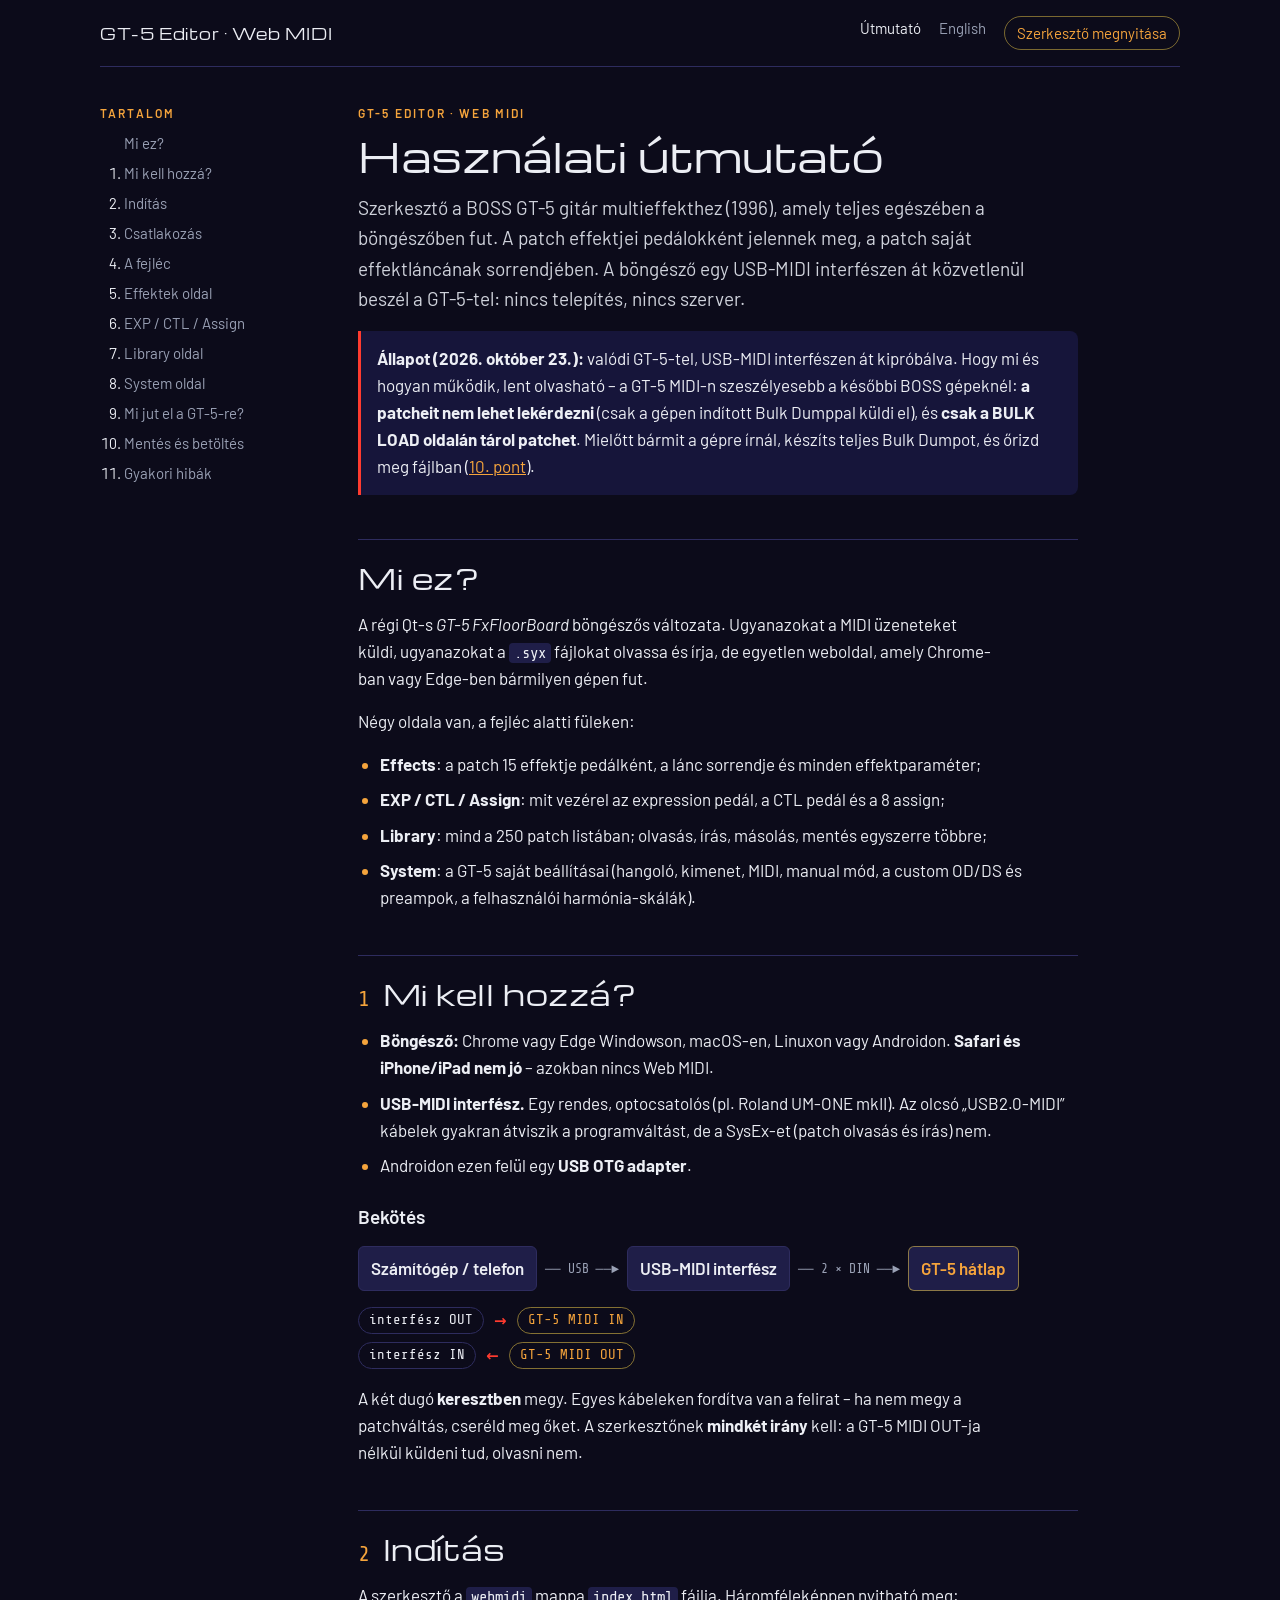
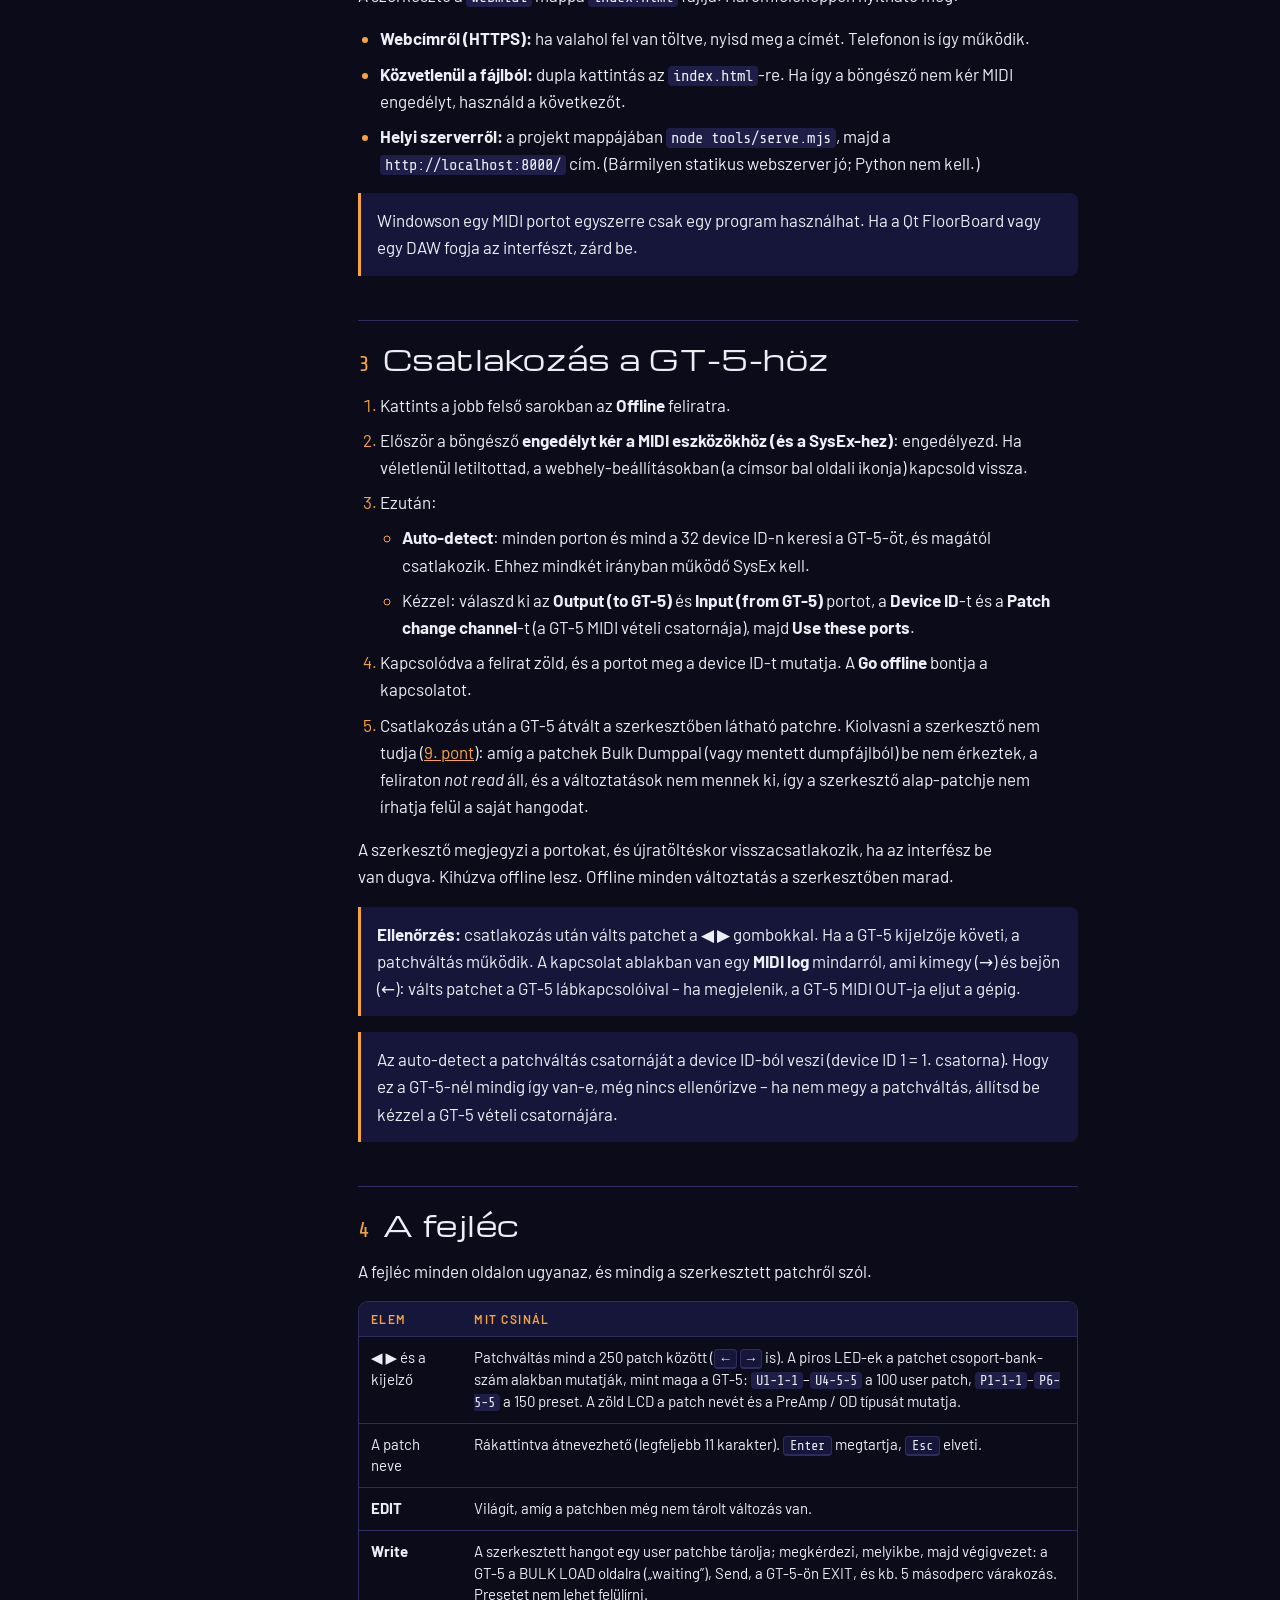
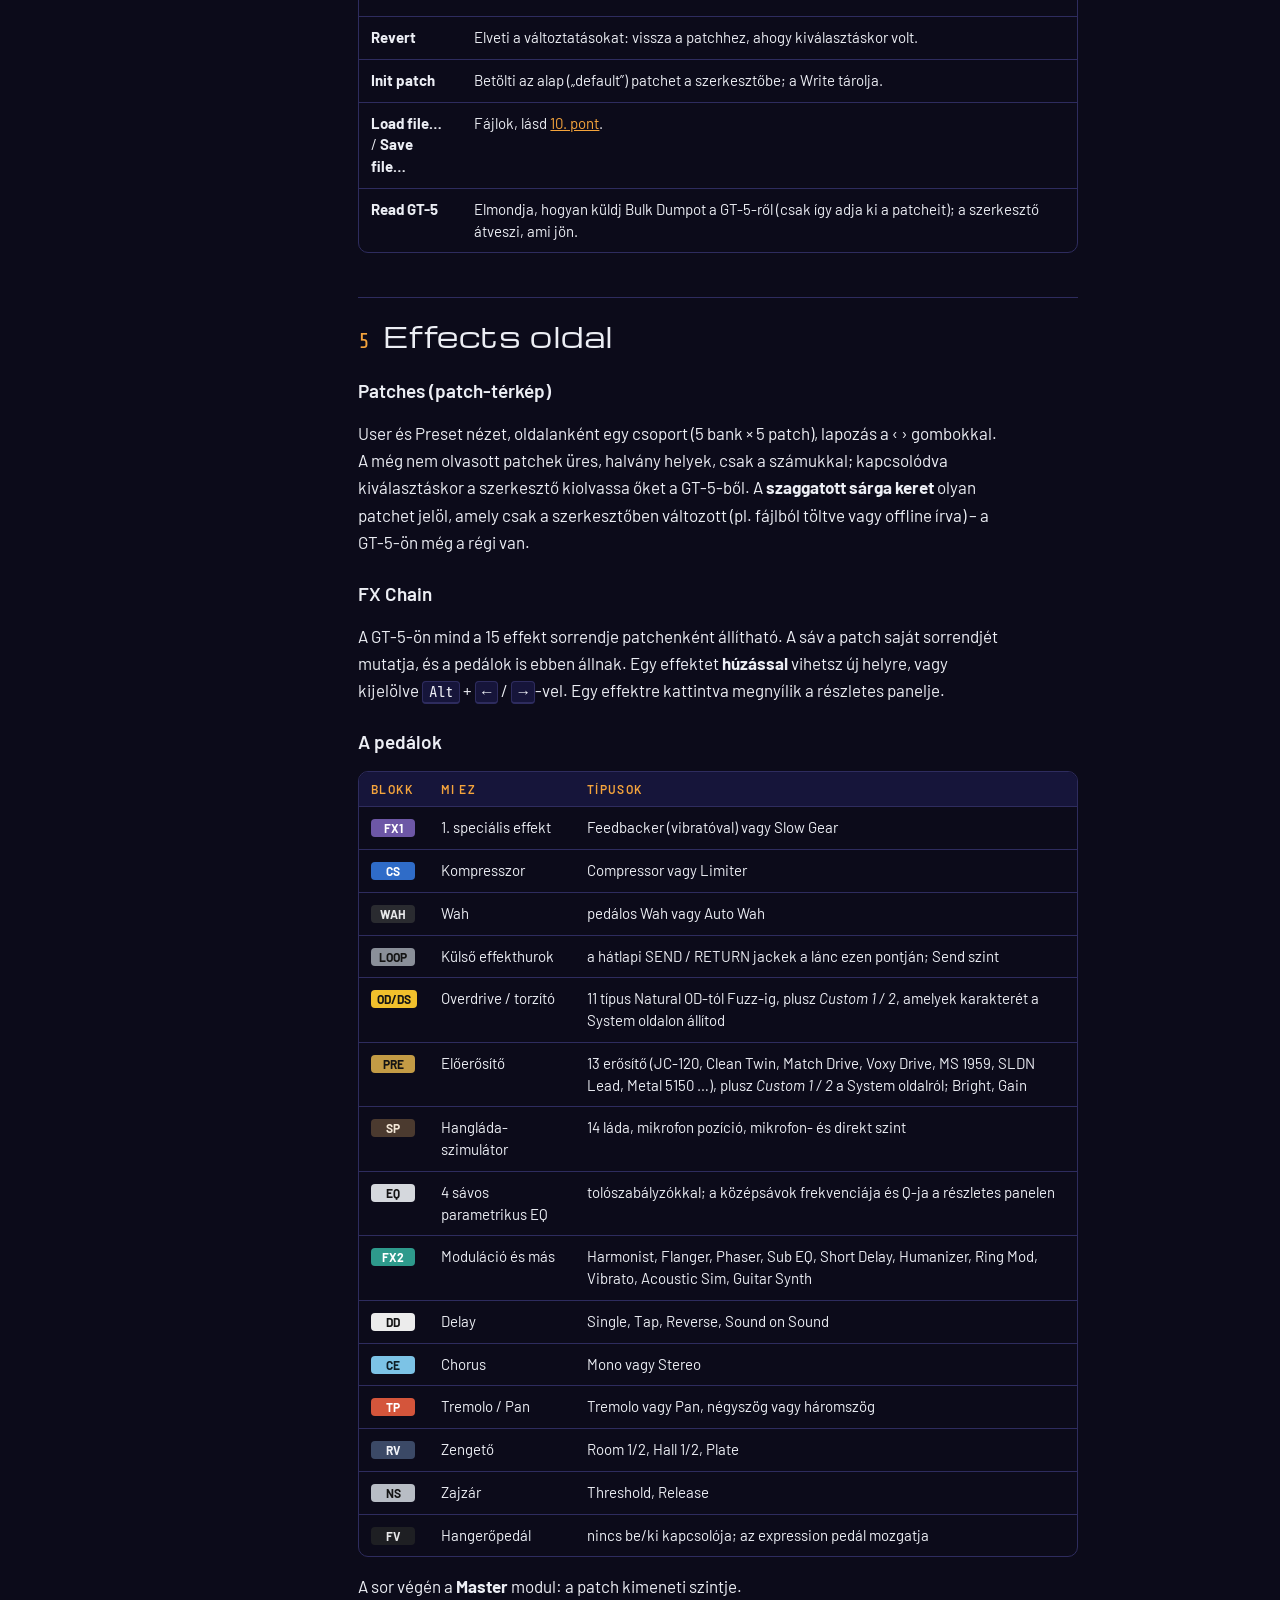
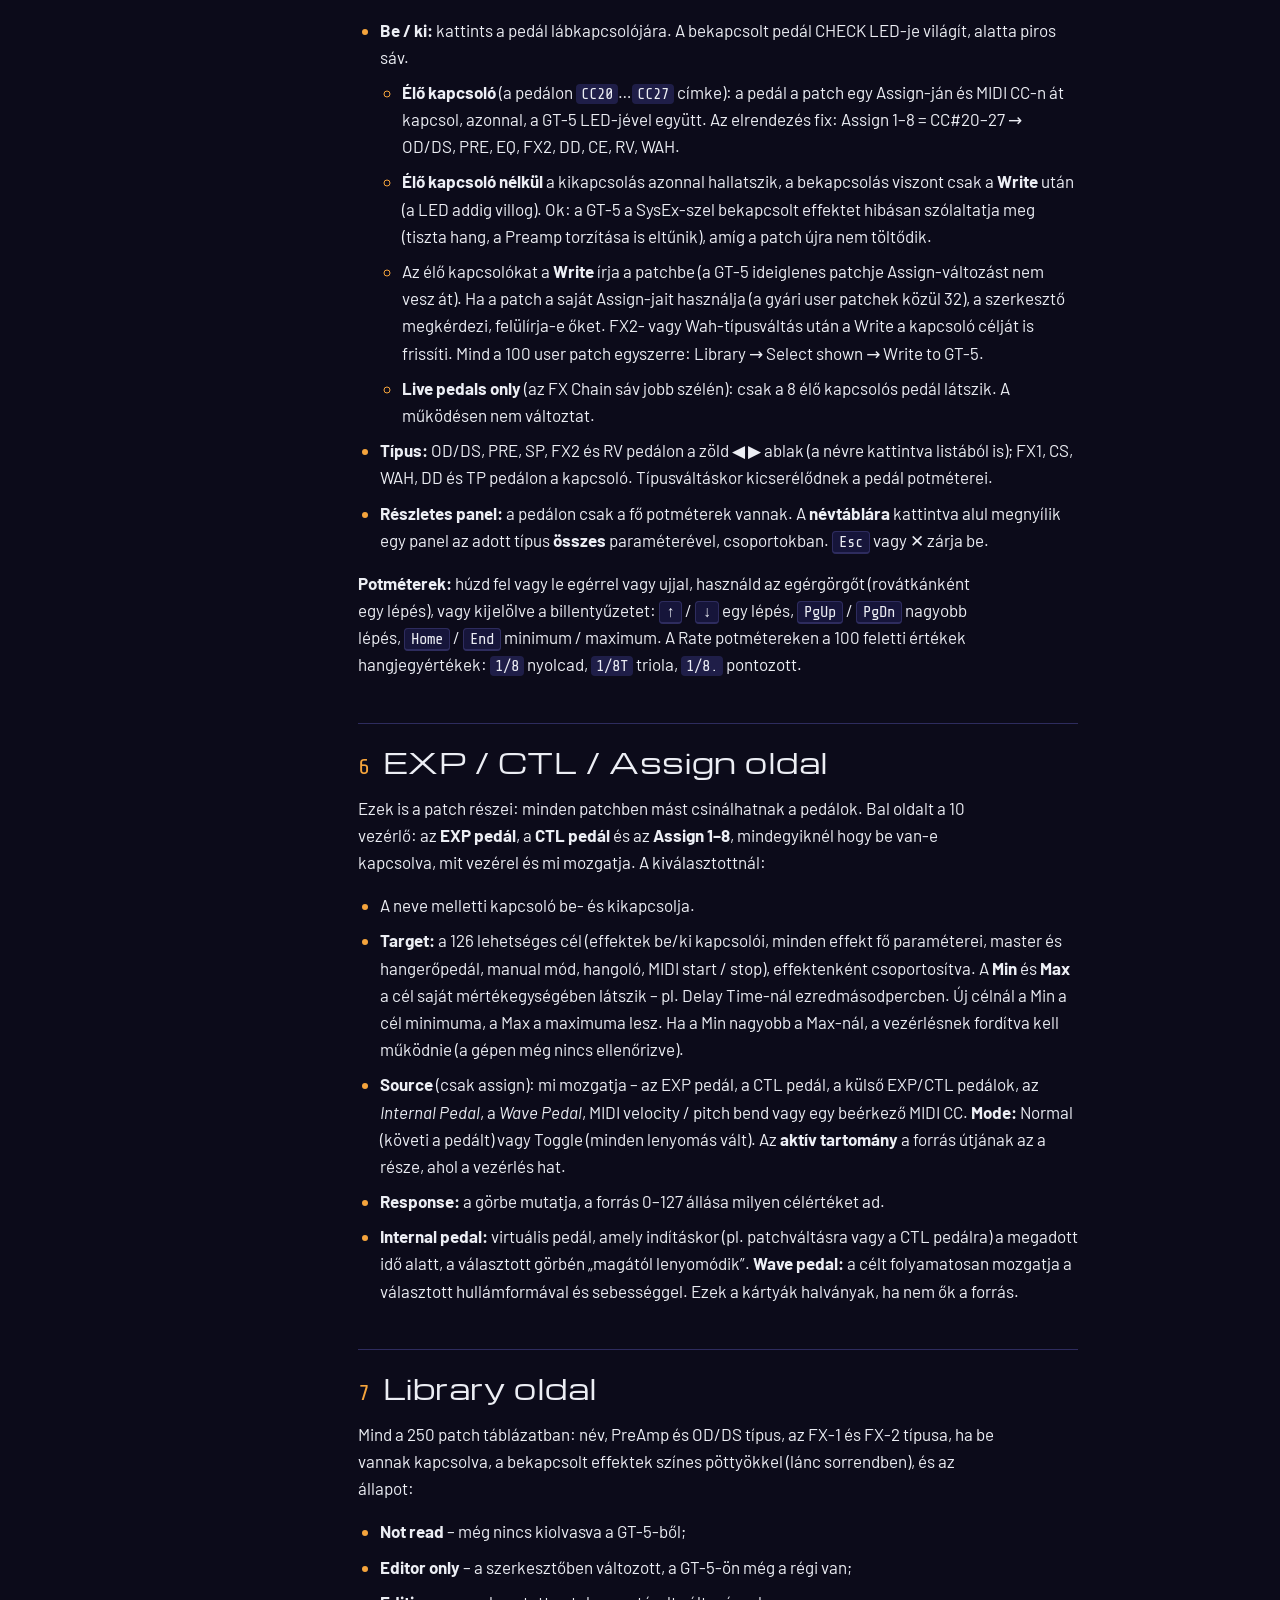
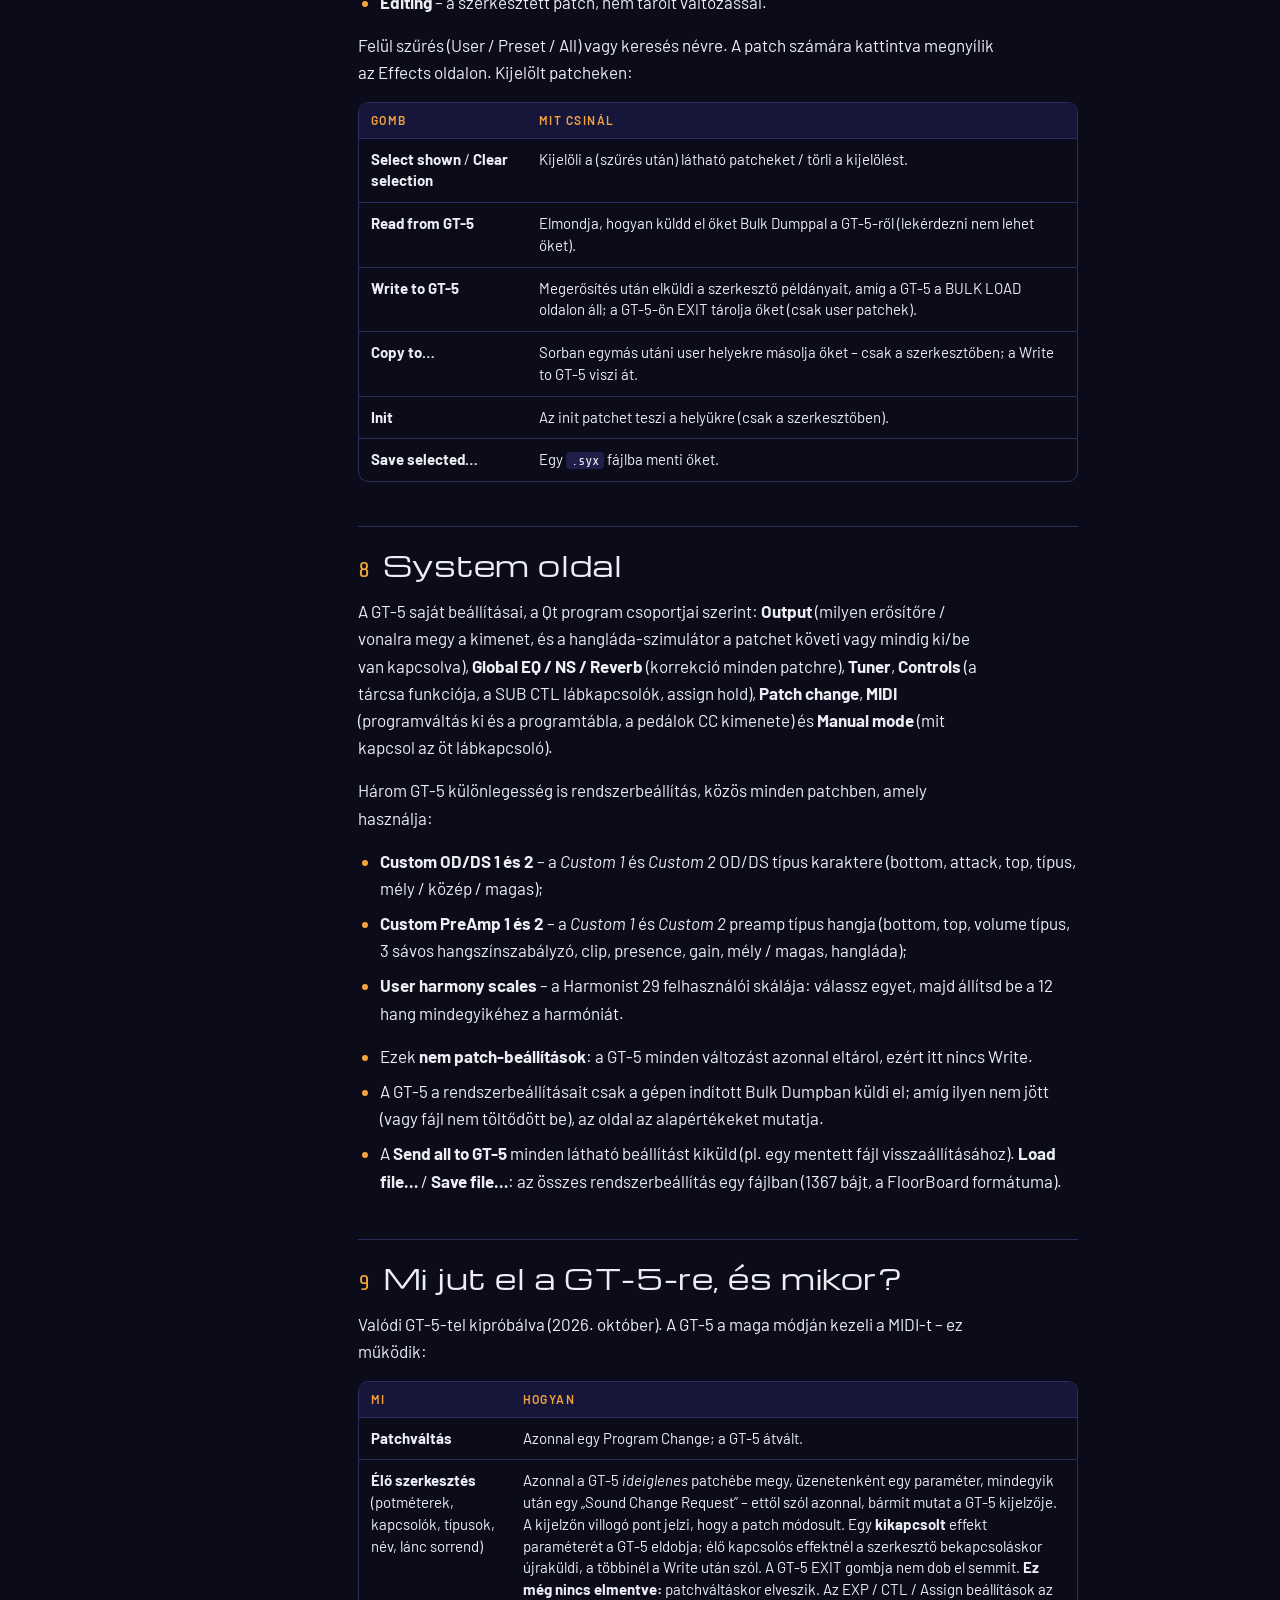
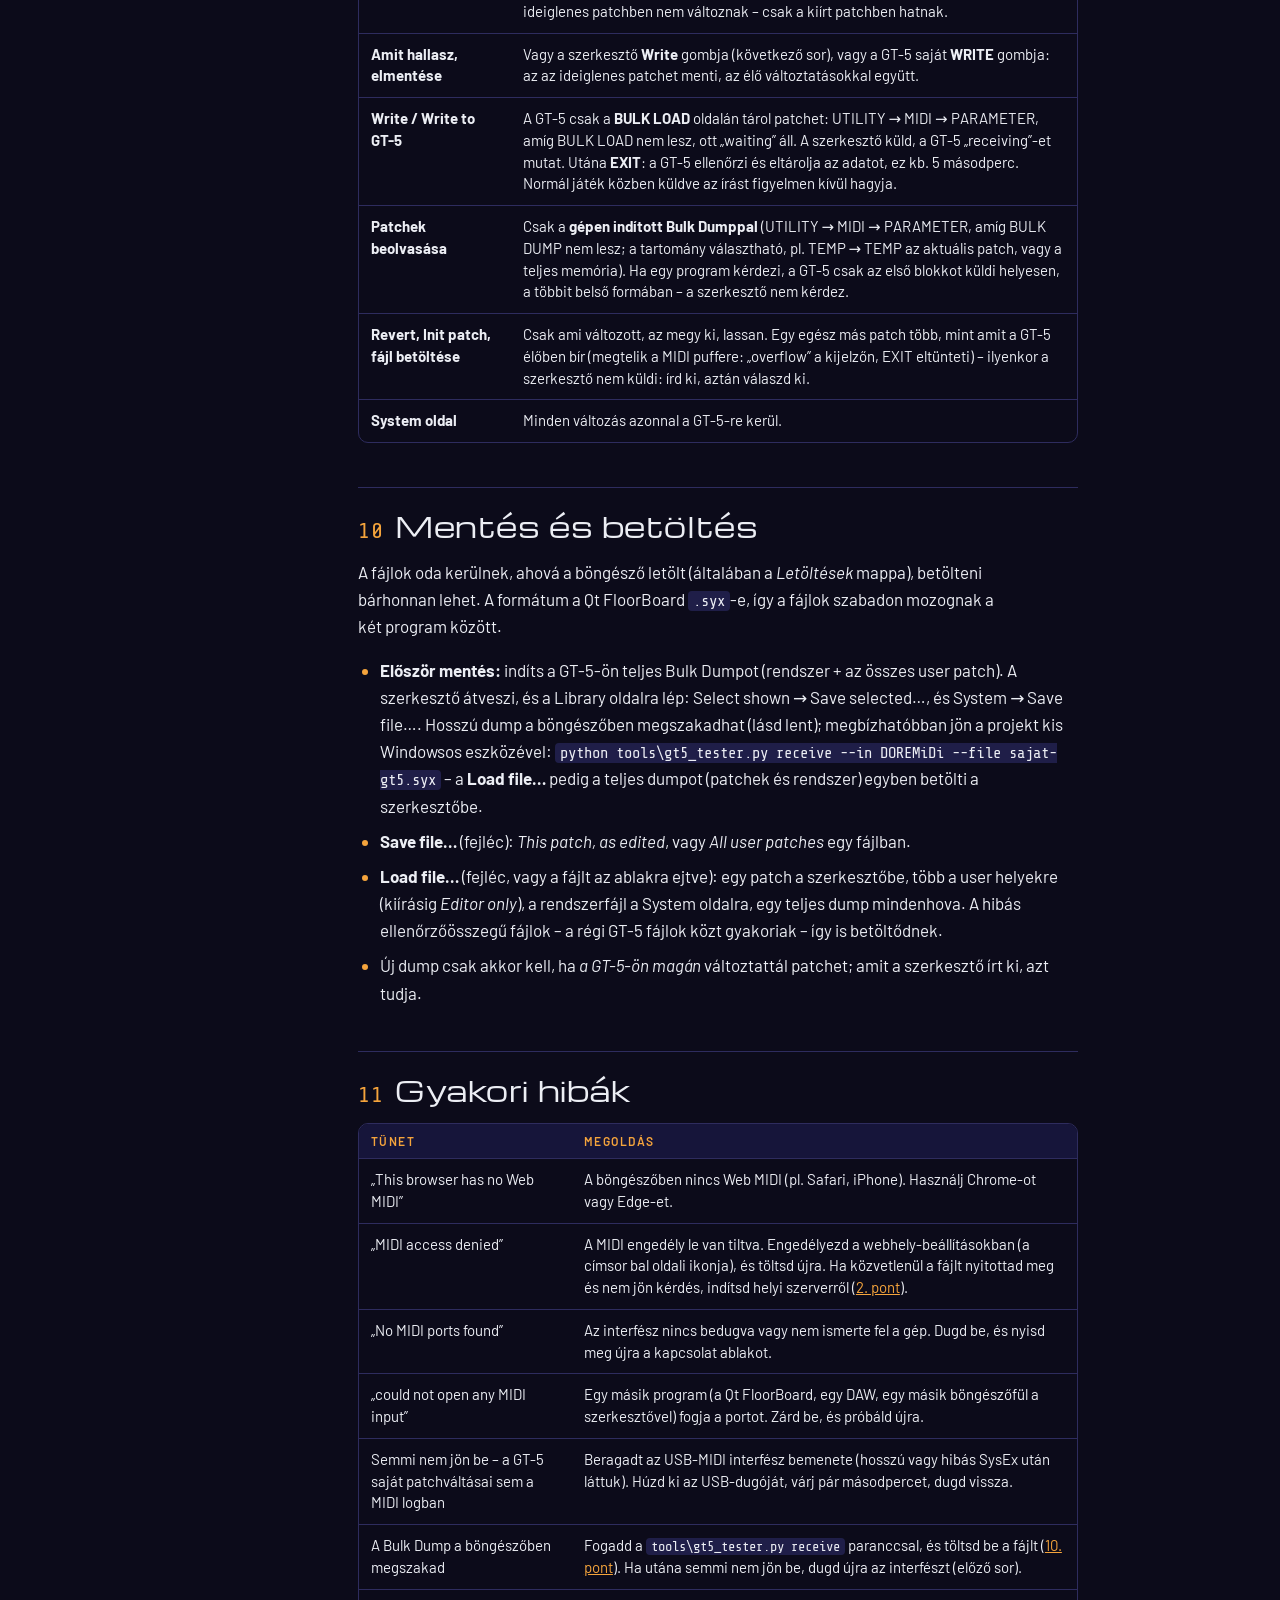
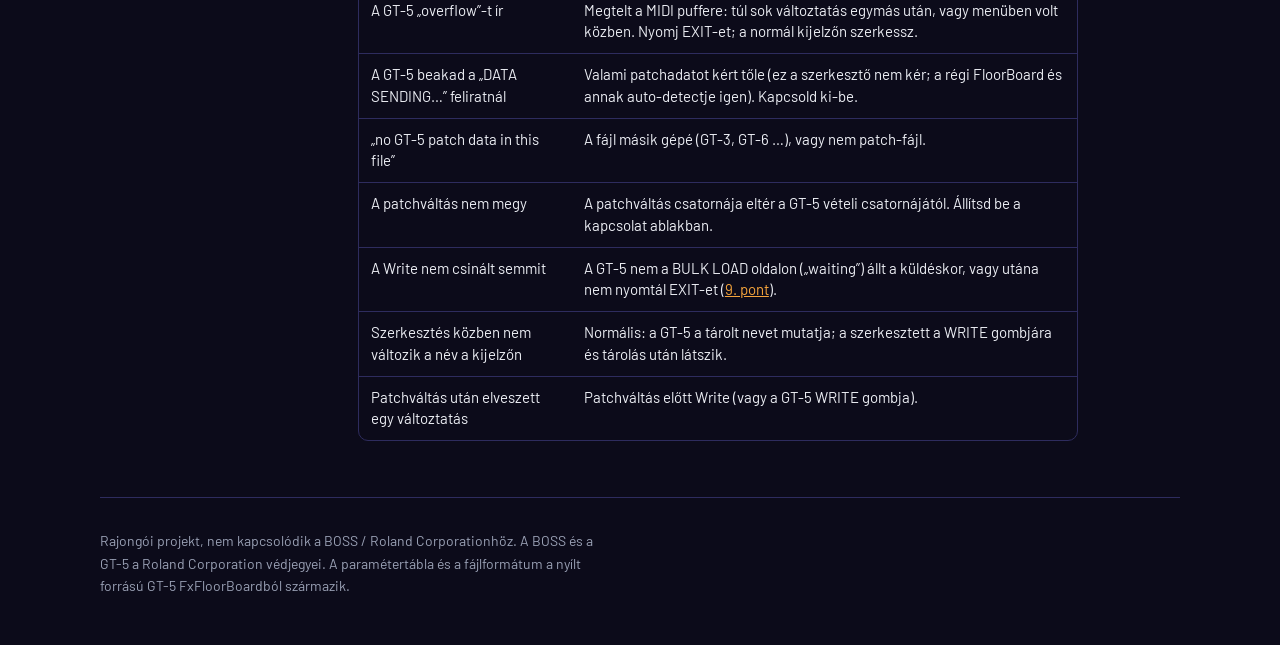
<file: webmidi/utmutato.html>
<!DOCTYPE html>
<html lang="hu">
<head>
  <meta charset="utf-8">
  <meta name="viewport" content="width=device-width, initial-scale=1">
  <title>GT-5 Web MIDI – Használati útmutató</title>
  <link rel="alternate" hreflang="en" href="guide.html">
  <link rel="preconnect" href="https://fonts.googleapis.com">
  <link rel="preconnect" href="https://fonts.gstatic.com" crossorigin>
  <link rel="stylesheet" href="https://fonts.googleapis.com/css2?family=Michroma&family=Barlow:ital,wght@0,400;0,500;0,600;0,700;1,400&family=Share+Tech+Mono&display=swap">
  <link rel="stylesheet" href="pages.css">
</head>
<body>
<div class="wrap">
  <nav class="pagenav" aria-label="Oldalak">
    <a class="pagenav-brand" href="index.html">GT-5 Editor · Web MIDI</a>
    <div class="pagenav-links">
      <a href="utmutato.html" aria-current="page">Útmutató</a>
      <a href="guide.html" hreflang="en" lang="en">English</a>
      <a class="open" href="index.html">Szerkesztő megnyitása</a>
    </div>
  </nav>
  <div class="doc">
    <aside class="toc" aria-label="Tartalom">
      <span class="label">Tartalom</span>
      <ol>
        <li class="plain"><a href="#mi">Mi ez?</a></li>
        <li value="1"><a href="#kell">Mi kell hozzá?</a></li>
        <li value="2"><a href="#inditas">Indítás</a></li>
        <li value="3"><a href="#kapcsolat">Csatlakozás</a></li>
        <li value="4"><a href="#fejlec">A fejléc</a></li>
        <li value="5"><a href="#effektek">Effektek oldal</a></li>
        <li value="6"><a href="#assign">EXP / CTL / Assign</a></li>
        <li value="7"><a href="#library">Library oldal</a></li>
        <li value="8"><a href="#system">System oldal</a></li>
        <li value="9"><a href="#kuldes">Mi jut el a GT-5-re?</a></li>
        <li value="10"><a href="#fajlok">Mentés és betöltés</a></li>
        <li value="11"><a href="#hibak">Gyakori hibák</a></li>
      </ol>
    </aside>

    <article class="prose">
      <header class="stack">
        <span class="label">GT-5 Editor · Web MIDI</span>
        <h1>Használati útmutató</h1>
        <p class="lede">Szerkesztő a BOSS GT-5 gitár multieffekthez (1996), amely teljes egészében a böngészőben fut. A patch effektjei pedálokként jelennek meg, a patch saját effektláncának sorrendjében. A böngésző egy USB-MIDI interfészen át közvetlenül beszél a GT-5-tel: nincs telepítés, nincs szerver.</p>
      </header>

      <p class="note warn"><strong>Állapot (2026. október 23.):</strong> valódi GT-5-tel, USB-MIDI interfészen át kipróbálva. Hogy mi és hogyan működik, lent olvasható – a GT-5 MIDI-n szeszélyesebb a későbbi BOSS gépeknél: <strong>a patcheit nem lehet lekérdezni</strong> (csak a gépen indított Bulk Dumppal küldi el), és <strong>csak a BULK LOAD oldalán tárol patchet</strong>. Mielőtt bármit a gépre írnál, készíts teljes Bulk Dumpot, és őrizd meg fájlban (<a href="#fajlok">10. pont</a>).</p>

      <h2 id="mi">Mi ez?</h2>
      <p>A régi Qt-s <em>GT-5 FxFloorBoard</em> böngészős változata. Ugyanazokat a MIDI üzeneteket küldi, ugyanazokat a <code>.syx</code> fájlokat olvassa és írja, de egyetlen weboldal, amely Chrome-ban vagy Edge-ben bármilyen gépen fut.</p>
      <p>Négy oldala van, a fejléc alatti füleken:</p>
      <ul>
        <li><strong>Effects</strong>: a patch 15 effektje pedálként, a lánc sorrendje és minden effektparaméter;</li>
        <li><strong>EXP / CTL / Assign</strong>: mit vezérel az expression pedál, a CTL pedál és a 8 assign;</li>
        <li><strong>Library</strong>: mind a 250 patch listában; olvasás, írás, másolás, mentés egyszerre többre;</li>
        <li><strong>System</strong>: a GT-5 saját beállításai (hangoló, kimenet, MIDI, manual mód, a custom OD/DS és preampok, a felhasználói harmónia-skálák).</li>
      </ul>

      <h2 id="kell"><span class="num">1</span>Mi kell hozzá?</h2>
      <ul>
        <li><strong>Böngésző:</strong> Chrome vagy Edge Windowson, macOS-en, Linuxon vagy Androidon. <strong>Safari és iPhone/iPad nem jó</strong> – azokban nincs Web MIDI.</li>
        <li><strong>USB-MIDI interfész.</strong> Egy rendes, optocsatolós (pl. Roland UM-ONE mkII). Az olcsó „USB2.0-MIDI” kábelek gyakran átviszik a programváltást, de a SysEx-et (patch olvasás és írás) nem.</li>
        <li>Androidon ezen felül egy <strong>USB OTG adapter</strong>.</li>
      </ul>

      <h3 id="bekotes">Bekötés</h3>
      <div class="wiring" role="img" aria-label="Számítógép vagy telefon, USB, USB-MIDI interfész, két DIN dugó, a GT-5 hátlapja">
        <span class="node">Számítógép / telefon</span><span class="wire">USB</span>
        <span class="node">USB-MIDI interfész</span><span class="wire">2 × DIN</span>
        <span class="node unit">GT-5 hátlap</span>
      </div>
      <div class="cross">
        <div><span class="jackname">interfész OUT</span><span class="arrow">→</span><span class="jackname unit">GT-5 MIDI IN</span></div>
        <div><span class="jackname">interfész IN</span><span class="arrow">←</span><span class="jackname unit">GT-5 MIDI OUT</span></div>
      </div>
      <p>A két dugó <strong>keresztben</strong> megy. Egyes kábeleken fordítva van a felirat – ha nem megy a patchváltás, cseréld meg őket. A szerkesztőnek <strong>mindkét irány</strong> kell: a GT-5 MIDI OUT-ja nélkül küldeni tud, olvasni nem.</p>

      <h2 id="inditas"><span class="num">2</span>Indítás</h2>
      <p>A szerkesztő a <code>webmidi</code> mappa <code>index.html</code> fájlja. Háromféleképpen nyitható meg:</p>
      <ul>
        <li><strong>Webcímről (HTTPS):</strong> ha valahol fel van töltve, nyisd meg a címét. Telefonon is így működik.</li>
        <li><strong>Közvetlenül a fájlból:</strong> dupla kattintás az <code>index.html</code>-re. Ha így a böngésző nem kér MIDI engedélyt, használd a következőt.</li>
        <li><strong>Helyi szerverről:</strong> a projekt mappájában <code>node tools/serve.mjs</code>, majd a <code>http://localhost:8000/</code> cím. (Bármilyen statikus webszerver jó; Python nem kell.)</li>
      </ul>
      <p class="note">Windowson egy MIDI portot egyszerre csak egy program használhat. Ha a Qt FloorBoard vagy egy DAW fogja az interfészt, zárd be.</p>

      <h2 id="kapcsolat"><span class="num">3</span>Csatlakozás a GT-5-höz</h2>
      <ol>
        <li>Kattints a jobb felső sarokban az <strong>Offline</strong> feliratra.</li>
        <li>Először a böngésző <strong>engedélyt kér a MIDI eszközökhöz (és a SysEx-hez)</strong>: engedélyezd. Ha véletlenül letiltottad, a webhely-beállításokban (a címsor bal oldali ikonja) kapcsold vissza.</li>
        <li>Ezután:
          <ul>
            <li><strong>Auto-detect</strong>: minden porton és mind a 32 device ID-n keresi a GT-5-öt, és magától csatlakozik. Ehhez mindkét irányban működő SysEx kell.</li>
            <li>Kézzel: válaszd ki az <strong>Output (to GT-5)</strong> és <strong>Input (from GT-5)</strong> portot, a <strong>Device ID</strong>-t és a <strong>Patch change channel</strong>-t (a GT-5 MIDI vételi csatornája), majd <strong>Use these ports</strong>.</li>
          </ul>
        </li>
        <li>Kapcsolódva a felirat zöld, és a portot meg a device ID-t mutatja. A <strong>Go offline</strong> bontja a kapcsolatot.</li>
        <li>Csatlakozás után a GT-5 átvált a szerkesztőben látható patchre. Kiolvasni a szerkesztő nem tudja (<a href="#kuldes">9. pont</a>): amíg a patchek Bulk Dumppal (vagy mentett dumpfájlból) be nem érkeztek, a feliraton <em>not read</em> áll, és a változtatások nem mennek ki, így a szerkesztő alap-patchje nem írhatja felül a saját hangodat.</li>
      </ol>
      <p>A szerkesztő megjegyzi a portokat, és újratöltéskor visszacsatlakozik, ha az interfész be van dugva. Kihúzva offline lesz. Offline minden változtatás a szerkesztőben marad.</p>
      <p class="note"><strong>Ellenőrzés:</strong> csatlakozás után válts patchet a ◀ ▶ gombokkal. Ha a GT-5 kijelzője követi, a patchváltás működik. A kapcsolat ablakban van egy <strong>MIDI log</strong> mindarról, ami kimegy (→) és bejön (←): válts patchet a GT-5 lábkapcsolóival – ha megjelenik, a GT-5 MIDI OUT-ja eljut a gépig.</p>
      <p class="note">Az auto-detect a patchváltás csatornáját a device ID-ból veszi (device ID 1 = 1. csatorna). Hogy ez a GT-5-nél mindig így van-e, még nincs ellenőrizve – ha nem megy a patchváltás, állítsd be kézzel a GT-5 vételi csatornájára.</p>

      <h2 id="fejlec"><span class="num">4</span>A fejléc</h2>
      <p>A fejléc minden oldalon ugyanaz, és mindig a szerkesztett patchről szól.</p>
      <div class="table-wrap"><table>
        <thead><tr><th>Elem</th><th>Mit csinál</th></tr></thead>
        <tbody>
          <tr><td>◀ ▶ és a kijelző</td><td>Patchváltás mind a 250 patch között (<kbd>←</kbd> <kbd>→</kbd> is). A piros LED-ek a patchet csoport-bank-szám alakban mutatják, mint maga a GT-5: <code>U1-1-1</code>–<code>U4-5-5</code> a 100 user patch, <code>P1-1-1</code>–<code>P6-5-5</code> a 150 preset. A zöld LCD a patch nevét és a PreAmp / OD típusát mutatja.</td></tr>
          <tr><td>A patch neve</td><td>Rákattintva átnevezhető (legfeljebb 11 karakter). <kbd>Enter</kbd> megtartja, <kbd>Esc</kbd> elveti.</td></tr>
          <tr><td><strong>EDIT</strong></td><td>Világít, amíg a patchben még nem tárolt változás van.</td></tr>
          <tr><td><strong>Write</strong></td><td>A szerkesztett hangot egy user patchbe tárolja; megkérdezi, melyikbe, majd végigvezet: a GT-5 a BULK LOAD oldalra („waiting”), Send, a GT-5-ön EXIT, és kb. 5 másodperc várakozás. Presetet nem lehet felülírni.</td></tr>
          <tr><td><strong>Revert</strong></td><td>Elveti a változtatásokat: vissza a patchhez, ahogy kiválasztáskor volt.</td></tr>
          <tr><td><strong>Init patch</strong></td><td>Betölti az alap („default”) patchet a szerkesztőbe; a Write tárolja.</td></tr>
          <tr><td><strong>Load file…</strong> / <strong>Save file…</strong></td><td>Fájlok, lásd <a href="#fajlok">10. pont</a>.</td></tr>
          <tr><td><strong>Read GT-5</strong></td><td>Elmondja, hogyan küldj Bulk Dumpot a GT-5-ről (csak így adja ki a patcheit); a szerkesztő átveszi, ami jön.</td></tr>
        </tbody>
      </table></div>

      <h2 id="effektek"><span class="num">5</span>Effects oldal</h2>
      <h3>Patches (patch-térkép)</h3>
      <p>User és Preset nézet, oldalanként egy csoport (5 bank × 5 patch), lapozás a ‹ › gombokkal. A még nem olvasott patchek üres, halvány helyek, csak a számukkal; kapcsolódva kiválasztáskor a szerkesztő kiolvassa őket a GT-5-ből. A <strong>szaggatott sárga keret</strong> olyan patchet jelöl, amely csak a szerkesztőben változott (pl. fájlból töltve vagy offline írva) – a GT-5-ön még a régi van.</p>

      <h3>FX Chain</h3>
      <p>A GT-5-ön mind a 15 effekt sorrendje patchenként állítható. A sáv a patch saját sorrendjét mutatja, és a pedálok is ebben állnak. Egy effektet <strong>húzással</strong> vihetsz új helyre, vagy kijelölve <kbd>Alt</kbd> + <kbd>←</kbd> / <kbd>→</kbd>-vel. Egy effektre kattintva megnyílik a részletes panelje.</p>

      <h3>A pedálok</h3>
      <div class="table-wrap"><table>
        <thead><tr><th>Blokk</th><th>Mi ez</th><th>Típusok</th></tr></thead>
        <tbody>
          <tr><td><span class="chip" style="--c:#6d57a6;--ink:#fff">FX1</span></td><td>1. speciális effekt</td><td>Feedbacker (vibratóval) vagy Slow Gear</td></tr>
          <tr><td><span class="chip" style="--c:#2f6cc8;--ink:#fff">CS</span></td><td>Kompresszor</td><td>Compressor vagy Limiter</td></tr>
          <tr><td><span class="chip" style="--c:#2a2b30;--ink:#e8e8ea">WAH</span></td><td>Wah</td><td>pedálos Wah vagy Auto Wah</td></tr>
          <tr><td><span class="chip" style="--c:#8a8f99">LOOP</span></td><td>Külső effekthurok</td><td>a hátlapi SEND / RETURN jackek a lánc ezen pontján; Send szint</td></tr>
          <tr><td><span class="chip" style="--c:#f1c02c">OD/DS</span></td><td>Overdrive / torzító</td><td>11 típus Natural OD-tól Fuzz-ig, plusz <em>Custom 1 / 2</em>, amelyek karakterét a System oldalon állítod</td></tr>
          <tr><td><span class="chip" style="--c:#c39b45">PRE</span></td><td>Előerősítő</td><td>13 erősítő (JC-120, Clean Twin, Match Drive, Voxy Drive, MS 1959, SLDN Lead, Metal 5150 …), plusz <em>Custom 1 / 2</em> a System oldalról; Bright, Gain</td></tr>
          <tr><td><span class="chip" style="--c:#4b3a2f;--ink:#f2e6d6">SP</span></td><td>Hangláda-szimulátor</td><td>14 láda, mikrofon pozíció, mikrofon- és direkt szint</td></tr>
          <tr><td><span class="chip" style="--c:#d5d8dd">EQ</span></td><td>4 sávos parametrikus EQ</td><td>tolószabályzókkal; a középsávok frekvenciája és Q-ja a részletes panelen</td></tr>
          <tr><td><span class="chip" style="--c:#2e9a8c;--ink:#fff">FX2</span></td><td>Moduláció és más</td><td>Harmonist, Flanger, Phaser, Sub EQ, Short Delay, Humanizer, Ring Mod, Vibrato, Acoustic Sim, Guitar Synth</td></tr>
          <tr><td><span class="chip" style="--c:#ececec">DD</span></td><td>Delay</td><td>Single, Tap, Reverse, Sound on Sound</td></tr>
          <tr><td><span class="chip" style="--c:#7cc3e6;--ink:#0f1f28">CE</span></td><td>Chorus</td><td>Mono vagy Stereo</td></tr>
          <tr><td><span class="chip" style="--c:#d4553b;--ink:#fff">TP</span></td><td>Tremolo / Pan</td><td>Tremolo vagy Pan, négyszög vagy háromszög</td></tr>
          <tr><td><span class="chip" style="--c:#3b4966;--ink:#f2f4f8">RV</span></td><td>Zengető</td><td>Room 1/2, Hall 1/2, Plate</td></tr>
          <tr><td><span class="chip" style="--c:#b8bdc5">NS</span></td><td>Zajzár</td><td>Threshold, Release</td></tr>
          <tr><td><span class="chip" style="--c:#1e1f23;--ink:#e8e8ea">FV</span></td><td>Hangerőpedál</td><td>nincs be/ki kapcsolója; az expression pedál mozgatja</td></tr>
        </tbody>
      </table></div>
      <p>A sor végén a <strong>Master</strong> modul: a patch kimeneti szintje.</p>
      <ul>
        <li><strong>Be / ki:</strong> kattints a pedál lábkapcsolójára. A bekapcsolt pedál CHECK LED-je világít, alatta piros sáv.
          <ul>
            <li><strong>Élő kapcsoló</strong> (a pedálon <code>CC20</code>…<code>CC27</code> címke): a pedál a patch egy Assign-ján és MIDI CC-n át kapcsol, azonnal, a GT-5 LED-jével együtt. Az elrendezés fix: Assign 1–8 = CC#20–27 → OD/DS, PRE, EQ, FX2, DD, CE, RV, WAH.</li>
            <li><strong>Élő kapcsoló nélkül</strong> a kikapcsolás azonnal hallatszik, a bekapcsolás viszont csak a <strong>Write</strong> után (a LED addig villog). Ok: a GT-5 a SysEx-szel bekapcsolt effektet hibásan szólaltatja meg (tiszta hang, a Preamp torzítása is eltűnik), amíg a patch újra nem töltődik.</li>
            <li>Az élő kapcsolókat a <strong>Write</strong> írja a patchbe (a GT-5 ideiglenes patchje Assign-változást nem vesz át). Ha a patch a saját Assign-jait használja (a gyári user patchek közül 32), a szerkesztő megkérdezi, felülírja-e őket. FX2- vagy Wah-típusváltás után a Write a kapcsoló célját is frissíti. Mind a 100 user patch egyszerre: Library → Select shown → Write to GT-5.</li>
            <li><strong>Live pedals only</strong> (az FX Chain sáv jobb szélén): csak a 8 élő kapcsolós pedál látszik. A működésen nem változtat.</li>
          </ul>
        </li>
        <li><strong>Típus:</strong> OD/DS, PRE, SP, FX2 és RV pedálon a zöld ◀ ▶ ablak (a névre kattintva listából is); FX1, CS, WAH, DD és TP pedálon a kapcsoló. Típusváltáskor kicserélődnek a pedál potméterei.</li>
        <li><strong>Részletes panel:</strong> a pedálon csak a fő potméterek vannak. A <strong>névtáblára</strong> kattintva alul megnyílik egy panel az adott típus <strong>összes</strong> paraméterével, csoportokban. <kbd>Esc</kbd> vagy ✕ zárja be.</li>
      </ul>
      <p><strong>Potméterek:</strong> húzd fel vagy le egérrel vagy ujjal, használd az egérgörgőt (rovátkánként egy lépés), vagy kijelölve a billentyűzetet: <kbd>↑</kbd> / <kbd>↓</kbd> egy lépés, <kbd>PgUp</kbd> / <kbd>PgDn</kbd> nagyobb lépés, <kbd>Home</kbd> / <kbd>End</kbd> minimum / maximum. A Rate potmétereken a 100 feletti értékek hangjegyértékek: <code>1/8</code> nyolcad, <code>1/8T</code> triola, <code>1/8.</code> pontozott.</p>

      <h2 id="assign"><span class="num">6</span>EXP / CTL / Assign oldal</h2>
      <p>Ezek is a patch részei: minden patchben mást csinálhatnak a pedálok. Bal oldalt a 10 vezérlő: az <strong>EXP pedál</strong>, a <strong>CTL pedál</strong> és az <strong>Assign 1–8</strong>, mindegyiknél hogy be van-e kapcsolva, mit vezérel és mi mozgatja. A kiválasztottnál:</p>
      <ul>
        <li>A neve melletti kapcsoló be- és kikapcsolja.</li>
        <li><strong>Target:</strong> a 126 lehetséges cél (effektek be/ki kapcsolói, minden effekt fő paraméterei, master és hangerőpedál, manual mód, hangoló, MIDI start / stop), effektenként csoportosítva. A <strong>Min</strong> és <strong>Max</strong> a cél saját mértékegységében látszik – pl. Delay Time-nál ezredmásodpercben. Új célnál a Min a cél minimuma, a Max a maximuma lesz. Ha a Min nagyobb a Max-nál, a vezérlésnek fordítva kell működnie (a gépen még nincs ellenőrizve).</li>
        <li><strong>Source</strong> (csak assign): mi mozgatja – az EXP pedál, a CTL pedál, a külső EXP/CTL pedálok, az <em>Internal Pedal</em>, a <em>Wave Pedal</em>, MIDI velocity / pitch bend vagy egy beérkező MIDI CC. <strong>Mode:</strong> Normal (követi a pedált) vagy Toggle (minden lenyomás vált). Az <strong>aktív tartomány</strong> a forrás útjának az a része, ahol a vezérlés hat.</li>
        <li><strong>Response:</strong> a görbe mutatja, a forrás 0–127 állása milyen célértéket ad.</li>
        <li><strong>Internal pedal:</strong> virtuális pedál, amely indításkor (pl. patchváltásra vagy a CTL pedálra) a megadott idő alatt, a választott görbén „magától lenyomódik”. <strong>Wave pedal:</strong> a célt folyamatosan mozgatja a választott hullámformával és sebességgel. Ezek a kártyák halványak, ha nem ők a forrás.</li>
      </ul>

      <h2 id="library"><span class="num">7</span>Library oldal</h2>
      <p>Mind a 250 patch táblázatban: név, PreAmp és OD/DS típus, az FX-1 és FX-2 típusa, ha be vannak kapcsolva, a bekapcsolt effektek színes pöttyökkel (lánc sorrendben), és az állapot:</p>
      <ul>
        <li><strong>Not read</strong> – még nincs kiolvasva a GT-5-ből;</li>
        <li><strong>Editor only</strong> – a szerkesztőben változott, a GT-5-ön még a régi van;</li>
        <li><strong>Editing</strong> – a szerkesztett patch, nem tárolt változással.</li>
      </ul>
      <p>Felül szűrés (User / Preset / All) vagy keresés névre. A patch számára kattintva megnyílik az Effects oldalon. Kijelölt patcheken:</p>
      <div class="table-wrap"><table>
        <thead><tr><th>Gomb</th><th>Mit csinál</th></tr></thead>
        <tbody>
          <tr><td><strong>Select shown</strong> / <strong>Clear selection</strong></td><td>Kijelöli a (szűrés után) látható patcheket / törli a kijelölést.</td></tr>
          <tr><td><strong>Read from GT-5</strong></td><td>Elmondja, hogyan küldd el őket Bulk Dumppal a GT-5-ről (lekérdezni nem lehet őket).</td></tr>
          <tr><td><strong>Write to GT-5</strong></td><td>Megerősítés után elküldi a szerkesztő példányait, amíg a GT-5 a BULK LOAD oldalon áll; a GT-5-ön EXIT tárolja őket (csak user patchek).</td></tr>
          <tr><td><strong>Copy to…</strong></td><td>Sorban egymás utáni user helyekre másolja őket – csak a szerkesztőben; a Write to GT-5 viszi át.</td></tr>
          <tr><td><strong>Init</strong></td><td>Az init patchet teszi a helyükre (csak a szerkesztőben).</td></tr>
          <tr><td><strong>Save selected…</strong></td><td>Egy <code>.syx</code> fájlba menti őket.</td></tr>
        </tbody>
      </table></div>

      <h2 id="system"><span class="num">8</span>System oldal</h2>
      <p>A GT-5 saját beállításai, a Qt program csoportjai szerint: <strong>Output</strong> (milyen erősítőre / vonalra megy a kimenet, és a hangláda-szimulátor a patchet követi vagy mindig ki/be van kapcsolva), <strong>Global EQ / NS / Reverb</strong> (korrekció minden patchre), <strong>Tuner</strong>, <strong>Controls</strong> (a tárcsa funkciója, a SUB CTL lábkapcsolók, assign hold), <strong>Patch change</strong>, <strong>MIDI</strong> (programváltás ki és a programtábla, a pedálok CC kimenete) és <strong>Manual mode</strong> (mit kapcsol az öt lábkapcsoló).</p>
      <p>Három GT-5 különlegesség is rendszerbeállítás, közös minden patchben, amely használja:</p>
      <ul>
        <li><strong>Custom OD/DS 1 és 2</strong> – a <em>Custom 1</em> és <em>Custom 2</em> OD/DS típus karaktere (bottom, attack, top, típus, mély / közép / magas);</li>
        <li><strong>Custom PreAmp 1 és 2</strong> – a <em>Custom 1</em> és <em>Custom 2</em> preamp típus hangja (bottom, top, volume típus, 3 sávos hangszínszabályzó, clip, presence, gain, mély / magas, hangláda);</li>
        <li><strong>User harmony scales</strong> – a Harmonist 29 felhasználói skálája: válassz egyet, majd állítsd be a 12 hang mindegyikéhez a harmóniát.</li>
      </ul>
      <ul>
        <li>Ezek <strong>nem patch-beállítások</strong>: a GT-5 minden változást azonnal eltárol, ezért itt nincs Write.</li>
        <li>A GT-5 a rendszerbeállításait csak a gépen indított Bulk Dumpban küldi el; amíg ilyen nem jött (vagy fájl nem töltődött be), az oldal az alapértékeket mutatja.</li>
        <li>A <strong>Send all to GT-5</strong> minden látható beállítást kiküld (pl. egy mentett fájl visszaállításához). <strong>Load file…</strong> / <strong>Save file…</strong>: az összes rendszerbeállítás egy fájlban (1367 bájt, a FloorBoard formátuma).</li>
      </ul>

      <h2 id="kuldes"><span class="num">9</span>Mi jut el a GT-5-re, és mikor?</h2>
      <p>Valódi GT-5-tel kipróbálva (2026. október). A GT-5 a maga módján kezeli a MIDI-t – ez működik:</p>
      <div class="table-wrap"><table>
        <thead><tr><th>Mi</th><th>Hogyan</th></tr></thead>
        <tbody>
          <tr><td><strong>Patchváltás</strong></td><td>Azonnal egy Program Change; a GT-5 átvált.</td></tr>
          <tr><td><strong>Élő szerkesztés</strong> (potméterek, kapcsolók, típusok, név, lánc sorrend)</td><td>Azonnal a GT-5 <em>ideiglenes</em> patchébe megy, üzenetenként egy paraméter, mindegyik után egy „Sound Change Request” – ettől szól azonnal, bármit mutat a GT-5 kijelzője. A kijelzőn villogó pont jelzi, hogy a patch módosult. Egy <strong>kikapcsolt</strong> effekt paraméterét a GT-5 eldobja; élő kapcsolós effektnél a szerkesztő bekapcsoláskor újraküldi, a többinél a Write után szól. A GT-5 EXIT gombja nem dob el semmit. <strong>Ez még nincs elmentve:</strong> patchváltáskor elveszik. Az EXP / CTL / Assign beállítások az ideiglenes patchben nem változnak – csak a kiírt patchben hatnak.</td></tr>
          <tr><td><strong>Amit hallasz, elmentése</strong></td><td>Vagy a szerkesztő <strong>Write</strong> gombja (következő sor), vagy a GT-5 saját <strong>WRITE</strong> gombja: az az ideiglenes patchet menti, az élő változtatásokkal együtt.</td></tr>
          <tr><td><strong>Write / Write to GT-5</strong></td><td>A GT-5 csak a <strong>BULK LOAD</strong> oldalán tárol patchet: UTILITY → MIDI → PARAMETER, amíg BULK LOAD nem lesz, ott „waiting” áll. A szerkesztő küld, a GT-5 „receiving”-et mutat. Utána <strong>EXIT</strong>: a GT-5 ellenőrzi és eltárolja az adatot, ez kb. 5 másodperc. Normál játék közben küldve az írást figyelmen kívül hagyja.</td></tr>
          <tr><td><strong>Patchek beolvasása</strong></td><td>Csak a <strong>gépen indított Bulk Dumppal</strong> (UTILITY → MIDI → PARAMETER, amíg BULK DUMP nem lesz; a tartomány választható, pl. TEMP → TEMP az aktuális patch, vagy a teljes memória). Ha egy program kérdezi, a GT-5 csak az első blokkot küldi helyesen, a többit belső formában – a szerkesztő nem kérdez.</td></tr>
          <tr><td><strong>Revert, Init patch, fájl betöltése</strong></td><td>Csak ami változott, az megy ki, lassan. Egy egész más patch több, mint amit a GT-5 élőben bír (megtelik a MIDI puffere: „overflow” a kijelzőn, EXIT eltünteti) – ilyenkor a szerkesztő nem küldi: írd ki, aztán válaszd ki.</td></tr>
          <tr><td><strong>System oldal</strong></td><td>Minden változás azonnal a GT-5-re kerül.</td></tr>
        </tbody>
      </table></div>

      <h2 id="fajlok"><span class="num">10</span>Mentés és betöltés</h2>
      <p>A fájlok oda kerülnek, ahová a böngésző letölt (általában a <em>Letöltések</em> mappa), betölteni bárhonnan lehet. A formátum a Qt FloorBoard <code>.syx</code>-e, így a fájlok szabadon mozognak a két program között.</p>
      <ul>
        <li><strong>Először mentés:</strong> indíts a GT-5-ön teljes Bulk Dumpot (rendszer + az összes user patch). A szerkesztő átveszi, és a Library oldalra lép: Select shown → Save selected…, és System → Save file…. Hosszú dump a böngészőben megszakadhat (lásd lent); megbízhatóbban jön a projekt kis Windowsos eszközével: <code>python tools\gt5_tester.py receive --in DOREMiDi --file sajat-gt5.syx</code> – a <strong>Load file…</strong> pedig a teljes dumpot (patchek és rendszer) egyben betölti a szerkesztőbe.</li>
        <li><strong>Save file…</strong> (fejléc): <em>This patch, as edited</em>, vagy <em>All user patches</em> egy fájlban.</li>
        <li><strong>Load file…</strong> (fejléc, vagy a fájlt az ablakra ejtve): egy patch a szerkesztőbe, több a user helyekre (kiírásig <em>Editor only</em>), a rendszerfájl a System oldalra, egy teljes dump mindenhova. A hibás ellenőrzőösszegű fájlok – a régi GT-5 fájlok közt gyakoriak – így is betöltődnek.</li>
        <li>Új dump csak akkor kell, ha <em>a GT-5-ön magán</em> változtattál patchet; amit a szerkesztő írt ki, azt tudja.</li>
      </ul>

      <h2 id="hibak"><span class="num">11</span>Gyakori hibák</h2>
      <div class="table-wrap"><table>
        <thead><tr><th>Tünet</th><th>Megoldás</th></tr></thead>
        <tbody>
          <tr><td>„This browser has no Web MIDI”</td><td>A böngészőben nincs Web MIDI (pl. Safari, iPhone). Használj Chrome-ot vagy Edge-et.</td></tr>
          <tr><td>„MIDI access denied”</td><td>A MIDI engedély le van tiltva. Engedélyezd a webhely-beállításokban (a címsor bal oldali ikonja), és töltsd újra. Ha közvetlenül a fájlt nyitottad meg és nem jön kérdés, indítsd helyi szerverről (<a href="#inditas">2. pont</a>).</td></tr>
          <tr><td>„No MIDI ports found”</td><td>Az interfész nincs bedugva vagy nem ismerte fel a gép. Dugd be, és nyisd meg újra a kapcsolat ablakot.</td></tr>
          <tr><td>„could not open any MIDI input”</td><td>Egy másik program (a Qt FloorBoard, egy DAW, egy másik böngészőfül a szerkesztővel) fogja a portot. Zárd be, és próbáld újra.</td></tr>
          <tr><td>Semmi nem jön be – a GT-5 saját patchváltásai sem a MIDI logban</td><td>Beragadt az USB-MIDI interfész bemenete (hosszú vagy hibás SysEx után láttuk). Húzd ki az USB-dugóját, várj pár másodpercet, dugd vissza.</td></tr>
          <tr><td>A Bulk Dump a böngészőben megszakad</td><td>Fogadd a <code>tools\gt5_tester.py receive</code> paranccsal, és töltsd be a fájlt (<a href="#fajlok">10. pont</a>). Ha utána semmi nem jön be, dugd újra az interfészt (előző sor).</td></tr>
          <tr><td>A GT-5 „overflow”-t ír</td><td>Megtelt a MIDI puffere: túl sok változtatás egymás után, vagy menüben volt közben. Nyomj EXIT-et; a normál kijelzőn szerkessz.</td></tr>
          <tr><td>A GT-5 beakad a „DATA SENDING…” feliratnál</td><td>Valami patchadatot kért tőle (ez a szerkesztő nem kér; a régi FloorBoard és annak auto-detectje igen). Kapcsold ki-be.</td></tr>
          <tr><td>„no GT-5 patch data in this file”</td><td>A fájl másik gépé (GT-3, GT-6 …), vagy nem patch-fájl.</td></tr>
          <tr><td>A patchváltás nem megy</td><td>A patchváltás csatornája eltér a GT-5 vételi csatornájától. Állítsd be a kapcsolat ablakban.</td></tr>
          <tr><td>A Write nem csinált semmit</td><td>A GT-5 nem a BULK LOAD oldalon („waiting”) állt a küldéskor, vagy utána nem nyomtál EXIT-et (<a href="#kuldes">9. pont</a>).</td></tr>
          <tr><td>Szerkesztés közben nem változik a név a kijelzőn</td><td>Normális: a GT-5 a tárolt nevet mutatja; a szerkesztett a WRITE gombjára és tárolás után látszik.</td></tr>
          <tr><td>Patchváltás után elveszett egy változtatás</td><td>Patchváltás előtt Write (vagy a GT-5 WRITE gombja).</td></tr>
        </tbody>
      </table></div>
    </article>
  </div>

  <footer>
    <p>Rajongói projekt, nem kapcsolódik a BOSS / Roland Corporationhöz. A BOSS és a GT-5 a Roland Corporation védjegyei. A paramétertábla és a fájlformátum a nyílt forrású GT-5 FxFloorBoardból származik.</p>
  </footer>
</div>
</body>
</html>
</file>
<file: webmidi/style.css>
/* GT-5 editor - indigo-violet panel + orange legend like the unit itself, each
   effect block dressed as a BOSS compact. Built on the GT-3 / ME-5 editors' style. */

:root {
  --bg: #0c0b1a;
  --panel: #18173a;
  --panel-2: #1f1e48;
  --line: #2e2c5e;
  --line-hi: #514e96;
  --text: #eceef4;
  --muted: #9aa1b5;
  --accent: #f5a43c;      /* the orange "GT-5" print */
  --accent-ink: #1a0e02;
  --led: #ff3b2f;
  --led-hot: #ffb4ab;
  --led-deep: #c8160d;
  --led-glow: 0 0 4px 1px rgba(255, 59, 47, .9), 0 0 12px 3px rgba(255, 59, 47, .55);
  --lcd: #a6c443;
  --lcd-ink: #17220a;
  --ok: #3ecf6b;
  --warn: #f0b429;
  color-scheme: dark;
}

* { box-sizing: border-box; }

body {
  margin: 0;
  min-height: 100vh;
  background: var(--bg);
  color: var(--text);
  font: 14px/1.4 system-ui, "Segoe UI", sans-serif;
}
body.detail-open { padding-bottom: min(46vh, 420px); }

button { font: inherit; color: inherit; }
[hidden] { display: none !important; }

/* ------------------------------------------------------------ top bar */

.topbar {
  display: flex;
  align-items: center;
  justify-content: space-between;
  gap: 12px 16px;
  flex-wrap: wrap;
  padding: 14px 24px;
  background: #13122e;
  border-bottom: 1px solid #2a2856;
}

.brand { display: flex; align-items: baseline; gap: 12px; flex-wrap: wrap; }
.brand-model { color: var(--accent); font: italic 900 30px/1 system-ui, sans-serif; letter-spacing: .01em; }
.brand-sub { color: var(--accent); opacity: .85; font-weight: 700; font-size: 14px; letter-spacing: .1em; text-transform: uppercase; }
.brand-tag { color: var(--muted); font-size: 12px; text-transform: uppercase; letter-spacing: .12em; }

.topbar-right { display: flex; align-items: center; gap: 18px; min-width: 0; }
.doc-links { display: flex; gap: 14px; }
.doc-links a { color: var(--muted); font-size: 13px; letter-spacing: .06em; text-decoration: none; }
.doc-links a:hover, .doc-links a:focus-visible { color: var(--accent); }

.status {
  display: inline-flex;
  align-items: center;
  gap: 8px;
  max-width: 60vw;
  padding: 6px 12px;
  border: 1px solid var(--line);
  border-radius: 999px;
  background: var(--panel);
  cursor: pointer;
  white-space: nowrap;
  overflow: hidden;
  text-overflow: ellipsis;
}
.status .dot { flex: none; width: 8px; height: 8px; border-radius: 50%; background: #5d6068; }
.status.online .dot { background: var(--ok); box-shadow: 0 0 8px var(--ok); }

/* ------------------------------------------------------------ patch display + actions */

.unit {
  display: flex;
  flex-wrap: wrap;
  align-items: center;
  gap: 16px 28px;
  padding: 18px 24px;
  background: linear-gradient(#17163a, #100f28);
  border-bottom: 1px solid #2a2856;
}

.patch-nav { display: flex; align-items: center; gap: 10px; min-width: 0; }

.nav-btn {
  flex: none;
  width: 44px;
  height: 70px;
  border: 1px solid var(--line);
  border-radius: 8px;
  background: var(--panel-2);
  cursor: pointer;
  font-size: 15px;
}
.nav-btn:hover { border-color: var(--line-hi); }

/* red LED digits + green LCD, as on the GT-5's own panel */
.display {
  display: flex;
  align-items: stretch;
  min-width: 0;
  height: 70px;
  padding: 4px;
  gap: 4px;
  background: #05070d;
  border: 1px solid #000;
  border-radius: 8px;
  box-shadow: 0 0 0 1px var(--line);
}
.led-display {
  display: flex;
  flex-direction: column;
  justify-content: center;
  align-items: center;
  gap: 4px;
  padding: 0 14px;
  background: #1a0606;
  border-radius: 4px;
  box-shadow: inset 0 0 18px rgba(0, 0, 0, .9);
}
.display-digits {
  font: 700 30px/1 Consolas, "Courier New", monospace;
  letter-spacing: .04em;
  color: var(--led);
  text-shadow: 0 0 8px rgba(255, 59, 47, .7);
  white-space: nowrap;
}
.edited { font: 700 10px/1 Consolas, monospace; letter-spacing: .2em; color: #4a1712; }
.edited.on { color: var(--led); text-shadow: 0 0 6px rgba(255, 59, 47, .7); }

.lcd {
  display: flex;
  flex-direction: column;
  justify-content: center;
  gap: 5px;
  width: 236px;
  min-width: 0;
  padding: 0 12px;
  background: linear-gradient(#a6c443, #8fae33);
  border-radius: 4px;
  box-shadow: inset 0 0 10px rgba(30, 45, 0, .55);
}
.lcd-name {
  width: 100%;
  padding: 0;
  border: 0;
  background: transparent;
  color: var(--lcd-ink);
  font: 700 20px/1 Consolas, "Courier New", monospace;
  letter-spacing: .08em;
  text-align: left;
  white-space: pre;
  cursor: text;
}
.lcd-name:focus-visible { outline: 1px dashed var(--lcd-ink); outline-offset: 2px; }
.lcd-input { outline: 1px dashed var(--lcd-ink); caret-color: var(--lcd-ink); }
.lcd-info {
  overflow: hidden;
  color: #2a3a10;
  font: 700 11px/1 Consolas, monospace;
  letter-spacing: .04em;
  white-space: nowrap;
  text-overflow: ellipsis;
}

.actions { display: flex; flex-wrap: wrap; align-items: center; gap: 8px; }
.sep { width: 1px; height: 28px; margin: 0 6px; background: var(--line); }
.source { color: var(--muted); font-size: 13px; }

.btn {
  padding: 8px 14px;
  border: 1px solid var(--line);
  border-radius: 8px;
  background: var(--panel-2);
  cursor: pointer;
}
.btn.small { padding: 5px 10px; }
.btn:hover:not(:disabled) { border-color: var(--line-hi); }
.btn.primary { background: var(--accent); border-color: var(--accent); color: var(--accent-ink); font-weight: 700; }
.btn:disabled { opacity: .4; cursor: not-allowed; }

/* Auto write countdown: a bar fills the bottom of the Write button; the write happens when it is full. */
#store { position: relative; overflow: hidden; }
#store.pending::after {
  content: '';
  position: absolute;
  left: 0;
  bottom: 0;
  width: 100%;
  height: 3px;
  background: var(--led);
  transform-origin: left;
  animation: auto-write 5s linear forwards;
}
@keyframes auto-write { from { transform: scaleX(0); } to { transform: scaleX(1); } }

.toggle { display: inline-flex; align-items: center; gap: 6px; color: var(--muted); font-size: 13px; cursor: pointer; user-select: none; }
.toggle input { width: 15px; height: 15px; margin: 0; accent-color: var(--accent); cursor: pointer; }
.toggle:has(input:checked) { color: var(--text); }
.toggle.dim { opacity: .5; }
.btn:focus-visible, .nav-btn:focus-visible, .status:focus-visible { outline: 2px solid var(--accent); outline-offset: 2px; }

/* ------------------------------------------------------------ tabs */

.tabs {
  display: flex;
  flex-wrap: wrap;
  gap: 4px 26px;
  padding: 0 24px;
  background: #0e1324;
  border-bottom: 1px solid #2a2856;
}
.tab {
  padding: 12px 4px;
  border-bottom: 2px solid transparent;
  color: var(--muted);
  font-size: 13px;
  font-weight: 700;
  letter-spacing: .1em;
  text-decoration: none;
  text-transform: uppercase;
}
.tab.on { color: var(--accent); border-bottom-color: var(--accent); }
.tab.soon { opacity: .45; cursor: default; }

/* ------------------------------------------------------------ patch map */

.patch-map { padding: 0 24px; border-bottom: 1px solid #2a2856; background: #0f0e24; }
.patch-map summary {
  padding: 10px 0;
  color: var(--muted);
  cursor: pointer;
  font-size: 12px;
  text-transform: uppercase;
  letter-spacing: .1em;
}
.pm-head {
  display: flex;
  flex-wrap: wrap;
  align-items: center;
  justify-content: space-between;
  gap: 10px;
  margin-bottom: 6px;
}
.area-seg { flex: none; background: var(--panel); }
.area-seg button { padding: 5px 12px; color: #c9cede; font-size: 12px; }
.area-seg button[aria-pressed="true"] { background: var(--accent); color: var(--accent-ink); }
.pm-pager { display: flex; align-items: center; gap: 8px; color: var(--muted); font: 600 12px/1 Consolas, monospace; }
.pm-banks {
  display: grid;
  grid-template-columns: repeat(auto-fit, minmax(260px, 1fr));
  gap: 4px 14px;
  padding-bottom: 10px;
}
.pm-bank { display: grid; grid-template-columns: 34px repeat(5, minmax(0, 1fr)); gap: 3px; align-items: center; }
.pm-bank-no { color: var(--accent); font: 700 11px/1 Consolas, monospace; letter-spacing: .06em; }
.pm-cell {
  display: flex;
  align-items: center;
  gap: 4px;
  min-width: 0;
  height: 20px;
  padding: 0 5px;
  border: 1px solid var(--line);
  border-radius: 4px;
  background: #16153a;
  color: #c9cede;
  font: 600 11px/1 Consolas, monospace;
  cursor: pointer;
  white-space: nowrap;
}
.pm-cell:hover { border-color: var(--line-hi); }
.pm-cell.current { border-color: var(--led); box-shadow: inset 0 0 0 1px var(--led); color: #ffc2bc; }
/* not read from the GT-5 yet: an empty, dimmed slot */
.pm-cell.unknown { background: transparent; }
.pm-cell.unknown .pm-num { opacity: .5; }
.pm-num { color: var(--accent); font-size: 10px; }
.pm-name { overflow: hidden; text-overflow: ellipsis; white-space: pre; }

/* ------------------------------------------------------------ FX chain bar */

.chain-bar {
  display: flex;
  flex-wrap: wrap;
  align-items: center;
  gap: 10px 14px;
  padding: 14px 24px;
  background: #100f28;
  border-bottom: 1px solid #2a2856;
}
.bar-title { margin-right: 4px; color: var(--muted); font-size: 12px; letter-spacing: .1em; text-transform: uppercase; }
.jack { color: var(--accent); font: 700 11px/1 system-ui, sans-serif; letter-spacing: .14em; }
.bar-hint { margin-left: auto; color: var(--muted); font-size: 12px; }
.bar-check { display: flex; align-items: center; gap: 6px; color: var(--muted); font-size: 12px; cursor: pointer; white-space: nowrap; }
.bar-check input { accent-color: var(--accent); }
.chips { display: contents; list-style: none; }
.chip {
  display: flex;
  align-items: center;
  gap: 7px;
  padding: 7px 10px 7px 7px;
  border: 1px solid var(--line);
  border-radius: 8px;
  background: var(--panel);
  font: 700 12px/1 system-ui, sans-serif;
  letter-spacing: .06em;
  cursor: grab;
  user-select: none;
}
.chip:hover { border-color: var(--line-hi); }
.chip:focus-visible { outline: 2px solid var(--accent); outline-offset: 2px; }
.chip.off { opacity: .45; }
.chip.dragging { opacity: .3; }
.chip.drop { border-color: var(--accent); box-shadow: -3px 0 0 var(--accent); }
.chip-n {
  display: flex;
  align-items: center;
  justify-content: center;
  width: 18px;
  height: 18px;
  border-radius: 4px;
  background: var(--bg);
  color: var(--muted);
  font: 700 10px/1 Consolas, monospace;
}
.chip-swatch { width: 10px; height: 10px; border-radius: 3px; box-shadow: 0 0 0 1px rgba(255, 255, 255, .2); }

/* ------------------------------------------------------------ pedalboard */

.board {
  padding: 30px 16px 44px;
  background: repeating-linear-gradient(45deg, #121130 0 6px, #0e0d28 6px 12px);
}

.chain {
  display: flex;
  flex-wrap: wrap;
  justify-content: center;
  align-items: stretch;
  gap: 30px 20px;
  /* wide enough for the 12 pedals + master in two rows, wherever the wide PreAmp falls */
  max-width: 1540px;
  margin: 0 auto;
}

.pedal {
  --body: #ccc;
  --ink: #111;
  position: relative;
  display: flex;
  flex-direction: column;
  gap: 9px;
  width: 196px;
  padding: 11px 10px 10px;
  background: var(--body);
  color: var(--ink);
  border-radius: 10px 10px 14px 14px;
  box-shadow:
    inset 0 1px 0 rgba(255, 255, 255, .35),
    inset 0 -3px 0 rgba(0, 0, 0, .25),
    0 12px 24px rgba(0, 0, 0, .6);
  transition: filter .15s;
  cursor: grab;
  user-select: none;
}
.pedal:active { cursor: grabbing; }
.pedal.dragging { opacity: .3; }
.pedal.drop { outline: 2px dashed var(--accent); outline-offset: 4px; }
.pedal.wide { width: 292px; }
/* input/output jacks on the sides */
.pedal::before, .pedal::after {
  content: "";
  position: absolute;
  top: 46px;
  width: 8px;
  height: 18px;
  background: linear-gradient(#9a9ca1, #5c5e63);
  border-radius: 2px;
}
.pedal::before { left: -8px; }
.pedal::after { right: -8px; }
.pedal.off { filter: saturate(.55) brightness(.72); }
.pedal.selected { outline: 2px solid var(--accent); outline-offset: 4px; }

.pedal-top { display: flex; align-items: center; justify-content: space-between; }
.check { font: 700 8px/1 system-ui; letter-spacing: .14em; opacity: .8; }
.led {
  width: 9px;
  height: 9px;
  border-radius: 50%;
  background: #4a0d0a;
  box-shadow: inset 0 1px 2px rgba(0, 0, 0, .6);
}
.led.on {
  background: radial-gradient(circle at 50% 40%, var(--led-hot) 0 18%, var(--led) 55%, var(--led-deep));
  box-shadow: var(--led-glow);
}
/* on in the patch, but the GT-5 plays it only after Write */
.led.waiting { animation: led-wait 1s steps(2, jump-none) infinite; }
@keyframes led-wait { 50% { opacity: .25; } }
@media (prefers-reduced-motion: reduce) { .led.waiting { animation: none; opacity: .5; } }
/* the pedal has a live switch (assign + MIDI CC) */
.live-tag {
  margin-left: auto;
  margin-right: 6px;
  padding: 1px 4px;
  border: 1px solid currentColor;
  border-radius: 3px;
  font: 700 8px/1.2 system-ui;
  letter-spacing: .08em;
  opacity: .8;
}
.pedal-note { margin: 0; font-size: 11px; }

/* type picker: a little green LCD with arrows */
.typewin {
  display: flex;
  align-items: center;
  gap: 2px;
  padding: 2px;
  border-radius: 5px;
  background: #0d1406;
  box-shadow: inset 0 0 6px rgba(0, 0, 0, .9);
}
.typewin button {
  flex: none;
  width: 22px;
  height: 22px;
  border: 0;
  border-radius: 3px;
  background: transparent;
  color: #9dbb3b;
  cursor: pointer;
  font-size: 10px;
}
.typewin button:hover { background: rgba(157, 187, 59, .15); }
.typewin select {
  flex: 1;
  min-width: 0;
  padding: 3px 0;
  border: 0;
  background: transparent;
  color: #b8d94a;
  font: 700 11px/1 Consolas, monospace;
  letter-spacing: .04em;
  text-align: center;
  text-align-last: center;
  appearance: none;
  cursor: pointer;
}
.typewin select option { background: #0d1406; color: #b8d94a; }
.typewin button:focus-visible, .typewin select:focus-visible { outline: 1px solid #b8d94a; }

/* knobs */
.knobs { display: flex; flex-wrap: wrap; justify-content: center; gap: 8px 2px; width: 100%; }
.knob-wrap { display: flex; flex-direction: column; align-items: center; gap: 3px; width: 42px; }
.knob-wrap.large { width: 64px; }
.knob-label { font: 700 9px/1 system-ui; letter-spacing: .05em; text-transform: uppercase; white-space: nowrap; }
.knob {
  width: 40px;
  height: 40px;
  border-radius: 50%;
  cursor: ns-resize;
  touch-action: none;
  outline: none;
}
.knob-wrap.large .knob { width: 46px; height: 46px; }
.knob:focus-visible { box-shadow: 0 0 0 2px var(--ink); }
.knob svg { display: block; width: 100%; height: 100%; }
.knob-track { fill: none; stroke: color-mix(in srgb, var(--ink) 20%, transparent); stroke-width: 7; stroke-linecap: round; }
.knob-fill { fill: none; stroke: var(--ink); stroke-width: 7; stroke-linecap: round; }
.knob-cap { fill: #111113; stroke: #000; stroke-width: 1.5; }
.knob-cap-top { fill: #232326; }
.knob-pointer { stroke: #f4f4f4; stroke-width: 4; stroke-linecap: round; }
.knob.dragging .knob-cap-top { fill: #2f2f33; }
.knob-value { min-height: 12px; font: 600 10.5px/1 Consolas, monospace; white-space: nowrap; }

/* EQ faders */
.faders { display: flex; justify-content: space-around; width: 100%; padding: 4px 0; }
.fader-wrap { display: flex; flex-direction: column; align-items: center; gap: 6px; }
.fader-wrap input {
  width: 24px;
  height: 96px;
  margin: 0;
  writing-mode: vertical-lr;
  direction: rtl;
  accent-color: #151515;
  cursor: pointer;
}

/* segmented switches */
.seg {
  display: flex;
  flex-wrap: wrap;
  gap: 2px;
  padding: 2px;
  background: rgba(0, 0, 0, .18);
  border-radius: 6px;
}
.seg button {
  flex: 1 0 auto;
  padding: 4px 3px;
  border: 0;
  border-radius: 4px;
  background: transparent;
  color: inherit;
  font: 700 10px/1.1 system-ui;
  white-space: nowrap;
  cursor: pointer;
}
.seg button:hover { background: rgba(0, 0, 0, .12); }
.seg button[aria-pressed="true"] { background: #151515; color: #fff; }
.seg button:focus-visible { outline: 2px solid currentColor; outline-offset: 1px; }

.spacer { flex: 1; }

/* name plate (opens the detail panel) + footswitch */
.plate {
  display: flex;
  align-items: baseline;
  gap: 6px;
  padding: 6px 8px;
  border: 0;
  border-radius: 3px;
  background: #121212;
  color: #f2f2f2;
  text-align: left;
  cursor: pointer;
}
.plate:hover { background: #1d1d1f; }
.plate:focus-visible { outline: 2px solid var(--ink); outline-offset: 2px; }
.plate-model { font: 800 18px/1 system-ui; white-space: nowrap; }
.plate-name { flex: 1; font: 600 9px/1.15 system-ui; letter-spacing: .06em; text-align: right; text-transform: uppercase; opacity: .8; }
.plate-more { font-weight: 800; opacity: .7; }

.footswitch, .treadle {
  position: relative;
  height: 86px;
  border: 0;
  border-radius: 6px 6px 10px 10px;
  background: repeating-linear-gradient(0deg, #1d1d1f 0 5px, #2a2a2d 5px 7px);
  box-shadow: inset 0 2px 0 rgba(255, 255, 255, .08), 0 3px 0 rgba(0, 0, 0, .35);
}
.footswitch { cursor: pointer; transition: transform .06s; }
.footswitch:active { transform: translateY(2px); box-shadow: none; }
.footswitch:focus-visible { outline: 2px solid var(--ink); outline-offset: 2px; }
/* FV has no switch - the expression pedal moves it */
.treadle {
  display: flex;
  align-items: center;
  justify-content: center;
  color: #6b6d73;
  font: 800 12px/1 system-ui;
  letter-spacing: .2em;
  background: repeating-linear-gradient(90deg, #1d1d1f 0 5px, #2a2a2d 5px 7px);
}

/* red bar under an active pedal - easier to spot than the CHECK LED */
.on-bar {
  position: absolute;
  left: 14px;
  right: 14px;
  bottom: -13px;
  height: 4px;
  border-radius: 2px;
  background: linear-gradient(var(--led-hot), var(--led) 55%, var(--led-deep));
  box-shadow: 0 0 3px 1px rgba(255, 59, 47, .5), 0 0 14px 3px rgba(255, 59, 47, .18);
  opacity: .7;
}
.on-bar::before {
  content: "";
  position: absolute;
  inset: -18px -28px;
  background: radial-gradient(ellipse at center, rgba(255, 59, 47, .2), rgba(255, 59, 47, 0) 70%);
  filter: blur(4px);
  pointer-events: none;
}

/* master section at the end of the chain */
.module {
  --ink: var(--accent);
  display: flex;
  flex-direction: column;
  align-items: center;
  gap: 12px;
  width: 118px;
  padding: 14px 10px;
  align-self: center;
  background: linear-gradient(#22204e, #171636);
  color: var(--text);
  border: 1px solid #36336c;
  border-radius: 10px;
  box-shadow: 0 10px 20px rgba(0, 0, 0, .45);
}
.module-title { color: var(--accent); font: 700 10px/1.2 system-ui; letter-spacing: .1em; text-transform: uppercase; }
.module .knob-label { color: #c9cede; }

/* ------------------------------------------------------------ detail panel (bottom sheet) */

.detail {
  position: fixed;
  left: 0;
  right: 0;
  bottom: 0;
  z-index: 10;
  max-height: min(46vh, 420px);
  overflow: auto;
  padding: 0 24px 18px;
  background: #13122e;
  border-top: 3px solid var(--body, var(--accent));
  box-shadow: 0 -12px 30px rgba(0, 0, 0, .5);
}
.detail-head {
  position: sticky;
  top: 0;
  z-index: 1;
  display: flex;
  flex-wrap: wrap;
  align-items: center;
  gap: 10px 14px;
  padding: 12px 0 10px;
  background: #13122e;
}
.detail-head h2 { margin: 0; font-size: 16px; }
.detail-badge { padding: 4px 8px; border-radius: 4px; font: 800 14px/1 system-ui; }
.onoff { min-width: 52px; font-weight: 700; letter-spacing: .08em; }
.onoff.on { border-color: var(--led); color: var(--led-hot); box-shadow: inset 0 0 0 1px var(--led); }
.detail-type { min-width: 160px; }
.detail-close { margin-left: auto; }
.detail-note {
  margin: 0 0 12px;
  padding: 8px 12px;
  border: 1px solid color-mix(in srgb, var(--warn) 50%, transparent);
  border-radius: 8px;
  color: var(--warn);
  font-size: 12px;
}
.detail-body { display: flex; flex-wrap: wrap; gap: 12px; --ink: var(--accent); }
.group {
  padding: 10px 12px 12px;
  border: 1px solid var(--line);
  border-radius: 10px;
  background: var(--panel);
}
.group h3 { margin: 0 0 10px; color: var(--muted); font-size: 11px; letter-spacing: .1em; text-transform: uppercase; }
.group-controls { display: flex; flex-wrap: wrap; align-items: flex-start; gap: 12px 10px; }
.group .knob-wrap { width: 56px; }
.group .knob-label { color: #c9cede; }
.ctl { display: flex; flex-direction: column; align-items: flex-start; gap: 6px; }
.ctl .seg { background: rgba(255, 255, 255, .06); }
.ctl .seg button { padding: 6px 8px; color: var(--text); }
.ctl .seg button[aria-pressed="true"] { background: var(--accent); color: var(--accent-ink); }
.ctl select { padding: 6px 8px; font-size: 13px; }

/* ------------------------------------------------------------ EXP / CTL / Assign page */

.assign-page {
  display: flex;
  flex-wrap: wrap;
  align-items: flex-start;
  gap: 24px;
  max-width: 1360px;
  margin: 0 auto;
  padding: 24px;
}
.ctl-list { display: flex; flex: 1 1 240px; flex-direction: column; gap: 6px; max-width: 300px; }
#ctl-list { display: flex; flex-direction: column; gap: 6px; }
.list-title { margin-bottom: 4px; color: var(--muted); font-size: 12px; letter-spacing: .1em; text-transform: uppercase; }
.ctl-item {
  display: flex;
  flex-direction: column;
  align-items: flex-start;
  gap: 4px;
  width: 100%;
  padding: 10px 12px;
  border: 1px solid #2a2856;
  border-radius: 8px;
  background: #16153a;
  cursor: pointer;
  text-align: left;
}
.ctl-item:hover { border-color: var(--line-hi); }
.ctl-item:focus-visible { outline: 2px solid var(--accent); outline-offset: 2px; }
.ctl-item.sel { border-color: var(--accent); background: #211f4c; box-shadow: inset 3px 0 0 var(--accent); }
.ctl-name { display: flex; align-items: center; gap: 8px; font: 700 12px/1 system-ui; letter-spacing: .1em; text-transform: uppercase; }
.ctl-target { color: var(--muted); font: 600 12px/1.25 Consolas, monospace; }
.ctl-target.live { color: #b8d94a; }
.dot { width: 8px; height: 8px; border-radius: 50%; background: #3a4262; }
.dot.on { background: var(--led); box-shadow: 0 0 6px rgba(255, 59, 47, .8); }

.ctl-detail { display: flex; flex: 999 1 640px; flex-direction: column; gap: 18px; min-width: 0; }
.ctl-head { display: flex; flex-wrap: wrap; align-items: center; justify-content: space-between; gap: 16px; }
.ctl-title { display: flex; align-items: center; gap: 14px; }
.ctl-title h1 { margin: 0; font-size: 26px; font-weight: 800; letter-spacing: .02em; }
.muted { color: var(--muted); font-size: 13px; }

.switch {
  position: relative;
  width: 46px;
  height: 26px;
  border: 1px solid var(--line);
  border-radius: 999px;
  background: var(--panel-2);
  cursor: pointer;
}
.switch span {
  position: absolute;
  top: 3px;
  left: 3px;
  width: 18px;
  height: 18px;
  border-radius: 50%;
  background: #5d6580;
  transition: left .15s;
}
.switch.on { background: #3a1512; border-color: var(--led); }
.switch.on span { left: 23px; background: var(--led); box-shadow: 0 0 8px rgba(255, 59, 47, .8); }
.switch:focus-visible { outline: 2px solid var(--accent); outline-offset: 2px; }

.cards { display: grid; grid-template-columns: repeat(auto-fit, minmax(300px, 1fr)); gap: 18px; }
.card {
  --ink: var(--accent);
  display: flex;
  flex-direction: column;
  gap: 14px;
  min-width: 0;
  padding: 18px;
  border: 1px solid #2a2856;
  border-radius: 12px;
  background: #13122e;
}
.card.dim { opacity: .5; }
.card-h {
  display: flex;
  flex-wrap: wrap;
  align-items: baseline;
  justify-content: space-between;
  gap: 4px 10px;
  margin: 0;
  color: var(--accent);
  font-size: 12px;
  font-weight: 700;
  letter-spacing: .12em;
  text-transform: uppercase;
}
.card-note { color: var(--muted); font-size: 12px; font-weight: 400; letter-spacing: 0; text-transform: none; }
.card-foot { margin: 0; color: var(--muted); font-size: 12px; }
.card-foot b { color: #c9cede; }
.card .field { flex: none; margin: 0; font-size: 12px; }
.card select { width: 100%; }
.card .seg { background: var(--bg); border: 1px solid var(--line); border-radius: 8px; padding: 3px; }
.card .seg button { padding: 7px 6px; color: #c9cede; font-size: 12px; }
.card .seg button[aria-pressed="true"] { background: var(--accent); color: var(--accent-ink); }
.two { display: grid; grid-template-columns: repeat(2, minmax(0, 1fr)); gap: 14px; }

.minmax { display: flex; align-items: center; justify-content: space-around; padding: 6px 0; }
.minmax-arrow { color: #3a4262; font-size: 28px; }
.knob-wrap.xl { gap: 6px; width: 120px; }
.knob-wrap.xl .knob { width: 76px; height: 76px; }
.knob-wrap.xl .knob-label { color: var(--muted); font-size: 11px; letter-spacing: .1em; }
.knob-wrap.xl .knob-value {
  max-width: 100%;
  overflow: hidden;
  padding: 6px 10px;
  border-radius: 5px;
  background: linear-gradient(#a6c443, #8fae33);
  box-shadow: inset 0 0 8px rgba(30, 45, 0, .5);
  color: var(--lcd-ink);
  font: 700 13px/1 Consolas, monospace;
  text-overflow: ellipsis;
}

.slider { display: flex; flex-direction: column; gap: 6px; min-width: 0; color: var(--muted); font-size: 12px; }
.slider b { color: var(--text); }
.slider input { width: 100%; margin: 0; accent-color: var(--accent); }

.response { width: 100%; height: auto; }
.response text { fill: var(--muted); font: 10px Consolas, monospace; }
.r-frame { fill: var(--bg); stroke: #2a2856; }
.r-band { fill: var(--accent); fill-opacity: .07; }
.r-curve { fill: none; stroke: var(--accent); stroke-width: 3; stroke-linejoin: round; stroke-linecap: round; }

/* ------------------------------------------------------------ library page */

.page { max-width: 1360px; margin: 0 auto; padding: 20px 24px 32px; }
.visually-hidden { position: absolute; width: 1px; height: 1px; overflow: hidden; clip: rect(0 0 0 0); white-space: nowrap; }

/* in the patch map: changed in the editor, not on the GT-5 yet */
.pm-cell.unsynced { border-style: dashed; border-color: var(--warn); }
.pm-cell.unsynced.current { border-color: var(--led); }

.lib-bar { display: flex; flex-wrap: wrap; align-items: center; gap: 8px 10px; margin-bottom: 12px; }
.lib-filter { flex: 0 1 260px; min-width: 0; }
.lib-bar .area-seg button { padding: 6px 14px; font-size: 12px; }
.lib-table-wrap { overflow-x: auto; border: 1px solid #2a2856; border-radius: 10px; }
.lib-table { width: 100%; border-collapse: collapse; font-size: 13px; }
.lib-table th {
  position: sticky;
  top: 0;
  padding: 8px 10px;
  background: #13122e;
  color: var(--muted);
  font-size: 11px;
  font-weight: 700;
  letter-spacing: .08em;
  text-align: left;
  text-transform: uppercase;
  white-space: nowrap;
}
.lib-table td { padding: 5px 10px; border-top: 1px solid #1f1e48; white-space: nowrap; }
.lib-table tr:hover td { background: #16153a; }
.lib-table tr.selected td { background: #211f4c; }
.lib-table tr.current td:nth-child(2) { box-shadow: inset 3px 0 0 var(--led); }
.lib-table input[type="checkbox"] { width: 15px; height: 15px; margin: 0; accent-color: var(--accent); cursor: pointer; }
.lib-open {
  padding: 3px 6px;
  border: 1px solid transparent;
  border-radius: 5px;
  background: transparent;
  color: var(--accent);
  font: 700 12px/1 Consolas, monospace;
  cursor: pointer;
}
.lib-open:hover, .lib-open:focus-visible { border-color: var(--accent); outline: none; }
.lib-name { font: 600 13px/1 Consolas, monospace; white-space: pre; }
.lib-dots { display: inline-flex; gap: 3px; }
.lib-dot { width: 8px; height: 8px; border-radius: 50%; }
.lib-dot.off { background: #2a3150; }
.lib-state { font-size: 12px; }
.lib-state.unknown { color: #545c75; }
.lib-state.unsynced { color: var(--warn); }
.lib-state.edit { color: var(--led-hot); }

/* ------------------------------------------------------------ system page */

.sys-head { display: flex; flex-wrap: wrap; align-items: flex-end; justify-content: space-between; gap: 12px 24px; margin-bottom: 18px; }
.sys-head h1 { margin: 0 0 4px; font-size: 26px; font-weight: 800; }
.sys-head p { margin: 0; }
.sys-groups { display: flex; flex-wrap: wrap; gap: 12px; --ink: var(--accent); }
.sys-groups .group .knob-wrap { width: 64px; }
.sys-groups select { max-width: 220px; }

/* ------------------------------------------------------------ dialogs + toast */

dialog {
  width: min(460px, calc(100vw - 32px));
  padding: 20px;
  background: var(--panel);
  color: var(--text);
  border: 1px solid var(--line);
  border-radius: 12px;
}
dialog::backdrop { background: rgba(0, 0, 0, .6); }
dialog h2 { margin: 0 0 12px; font-size: 16px; }

.field { display: flex; flex: 1; flex-direction: column; gap: 4px; margin-bottom: 12px; color: var(--muted); font-size: 13px; }
.field-row { display: flex; gap: 12px; }
select, input[type="text"], input[type="search"] {
  padding: 8px;
  background: var(--panel-2);
  color: var(--text);
  border: 1px solid var(--line);
  border-radius: 6px;
  font: inherit;
}
.choice { display: flex; flex-direction: column; gap: 8px; margin: 0 0 8px; padding: 0; border: 0; }
.choice label { display: flex; align-items: center; gap: 8px; cursor: pointer; }
.choice input { accent-color: var(--accent); }
.hint { color: var(--muted); font-size: 12px; }
.dialog-actions { display: flex; flex-wrap: wrap; justify-content: flex-end; gap: 8px; margin-top: 12px; }

.toast {
  position: fixed;
  left: 50%;
  bottom: 20px;
  z-index: 20;
  max-width: calc(100vw - 32px);
  padding: 10px 16px;
  background: #232a40;
  border: 1px solid #343d58;
  border-radius: 8px;
  opacity: 0;
  pointer-events: none;
  transform: translateX(-50%);
  transition: opacity .2s;
}
.toast.show { opacity: 1; }
.toast.error { background: #3a1d1d; border-color: #a33; }

@media (max-width: 640px) {
  .topbar, .unit { padding: 12px 16px; }
  .tabs, .patch-map, .chain-bar, .detail { padding-left: 16px; padding-right: 16px; }
  .brand-sub, .brand-tag, .sep, .bar-hint { display: none; }
  .lcd { width: auto; flex: 1; }
  .display { flex: 1; }
  .patch-nav { width: 100%; }
  .nav-btn { width: 36px; }
  .display-digits { font-size: 22px; }
  .pm-banks { grid-template-columns: 1fr; }
}

/* ------------------------------------------------------------ confirm / alert boxes (ask.js) */

.btn.danger { background: var(--led-deep); border-color: var(--led); color: #fff; font-weight: 700; }
.btn.danger:hover:not(:disabled) { background: var(--led); border-color: var(--led); }

dialog.ask {
  width: min(400px, calc(100vw - 32px));
  padding: 28px 24px 22px;
  text-align: center;
  animation: ask-in .22s cubic-bezier(.2, 1.4, .4, 1);
}
dialog.ask::backdrop { background: rgba(0, 0, 0, .6); backdrop-filter: blur(2px); animation: ask-fade .2s; }
dialog.ask.ask-out { animation: ask-out .15s forwards; }
dialog.ask.ask-out::backdrop { animation: ask-fade .15s reverse forwards; }
@keyframes ask-in { from { opacity: 0; transform: scale(.85); } to { opacity: 1; transform: none; } }
@keyframes ask-out { to { opacity: 0; transform: scale(.94); } }
@keyframes ask-fade { from { opacity: 0; } }

.ask-icon { --c: var(--warn); width: 72px; height: 72px; margin: 0 auto 14px; color: var(--c); }
.ask-danger .ask-icon, .ask-error .ask-icon { --c: var(--led); }
.ask-question .ask-icon { --c: var(--accent); }
.ask-success .ask-icon { --c: var(--ok); }
.ask-icon svg { width: 100%; height: 100%; overflow: visible; }
.ask-ring { fill: color-mix(in srgb, var(--c) 12%, transparent); stroke: currentColor; stroke-width: 3; }
.ask-stroke {
  fill: none;
  stroke: currentColor;
  stroke-width: 4.5;
  stroke-linecap: round;
  stroke-linejoin: round;
  stroke-dasharray: 60;
  stroke-dashoffset: 60;
  animation: ask-draw .4s .12s ease-out forwards;
}
.ask-dot { fill: currentColor; opacity: 0; animation: ask-show .2s .4s forwards; }
@keyframes ask-show { to { opacity: 1; } }
@keyframes ask-draw { to { stroke-dashoffset: 0; } }
.ask-danger .ask-icon, .ask-warning .ask-icon { animation: ask-pulse .5s .1s; }
@keyframes ask-pulse { 40% { transform: scale(1.08); } }
.ask-busy .ask-icon { --c: var(--accent); }
.ask-busy .ask-ring { fill: none; stroke-dasharray: 110 66; stroke-linecap: round; transform-origin: 32px 32px; animation: ask-spin 1s linear infinite; }
@keyframes ask-spin { to { transform: rotate(360deg); } }

.ask-title { margin: 0 0 8px; font-size: 19px; }
.ask-text { margin: 0 0 8px; color: var(--muted); line-height: 1.5; }
.ask-actions { display: flex; justify-content: center; gap: 10px; margin-top: 18px; }
.ask-actions .btn { min-width: 110px; padding: 10px 18px; }

.ask-bar { height: 6px; margin: 16px 0 8px; overflow: hidden; background: var(--panel-2); border-radius: 3px; }
.ask-bar span { display: block; width: 0; height: 100%; background: var(--accent); transition: width .15s; }
.ask-status { margin: 0; color: var(--muted); font: 12px/1.4 ui-monospace, monospace; min-height: 1.4em; }

/* ------------------------------------------------------------ MIDI log (connection dialog) */

.midi-log { margin: 4px 0 12px; }
.midi-log summary { cursor: pointer; color: var(--muted); font-size: 13px; }
.midi-log pre {

  height: 180px;
  overflow: auto;
  margin: 8px 0;
  padding: 8px 10px;
  background: var(--bg);
  border: 1px solid var(--line);
  border-radius: 8px;
  font: 11px/1.45 Consolas, ui-monospace, monospace;
  white-space: pre;
}
</file>
<file: webmidi/pages.css>
/* The guide pages (utmutato.html, guide.html) - the GT-5 panel: indigo-violet,
   orange print, red LEDs. Taken over from the GT-3 / ME-5 editors' pages.css. */
:root {
  --bg: #0c0b1a;
  --panel: #16153a;
  --panel-2: #1f1e48;
  --line: #2e2c5e;
  --text: #eceef4;
  --muted: #9aa1b5;
  --print: #f5a43c;
  --led: #ff3b2f;
  --display: "Michroma", "Eurostile", "Arial Black", sans-serif;
  --body: "Barlow", "Segoe UI", system-ui, sans-serif;
  --mono: "Share Tech Mono", ui-monospace, Consolas, monospace;
  color-scheme: dark;
}
* { box-sizing: border-box; }
body {
  margin: 0;
  background: var(--bg);
  color: var(--text);
  font: 17px/1.6 var(--body);
  padding-inline: 16px;
}
.wrap { max-width: 1080px; margin-inline: auto; }
h1, h2, h3 { font-family: var(--display); font-weight: 400; text-wrap: balance; margin: 0; }
h2 { font-size: clamp(20px, 3vw, 28px); line-height: 1.25; letter-spacing: .02em; }
p { margin: 0; max-width: 64ch; }
a { color: var(--print); }
a:focus-visible { outline: 2px solid var(--print); outline-offset: 3px; }
.label {
  font: 600 12px/1 var(--body);
  letter-spacing: .18em;
  text-transform: uppercase;
  color: var(--print);
}
.stack { display: grid; gap: 14px; }
.lede { font-size: 19px; color: #cfd2db; }

footer { padding-block: 32px 48px; border-top: 1px solid var(--line); display: grid; gap: 12px; font-size: 14px; color: var(--muted); }

/* ---------------------------------------------------------- page nav */
.pagenav {
  display: flex;
  flex-wrap: wrap;
  align-items: center;
  justify-content: space-between;
  gap: 10px 20px;
  padding-block: 16px;
  border-bottom: 1px solid var(--line);
}
.pagenav-brand { font: 400 15px/1 var(--display); letter-spacing: .04em; color: var(--text); text-decoration: none; }
.pagenav-links { display: flex; flex-wrap: wrap; gap: 8px 18px; font-size: 15px; }
.pagenav-links a { color: var(--muted); text-decoration: none; }
.pagenav-links a:hover, .pagenav-links a:focus-visible { color: var(--print); }
.pagenav-links a[aria-current="page"] { color: var(--text); }
.pagenav-links a.open {
  padding: 4px 12px;
  border: 1px solid rgba(232, 197, 71, .5);
  border-radius: 999px;
  color: var(--print);
}

/* ---------------------------------------------------------- manual */
.doc {
  display: grid;
  grid-template-columns: 210px minmax(0, 1fr);
  gap: 48px;
  padding-block: 40px 56px;
  align-items: start;
}
.toc { position: sticky; top: calc(env(safe-area-inset-top, 0px) + 20px); display: grid; gap: 12px; }
.toc ol { margin: 0; padding-left: 24px; display: grid; gap: 6px; font-size: 15px; }
.toc li.plain { list-style: none; }
.toc a { color: var(--muted); text-decoration: none; }
.toc a:hover, .toc a:focus-visible { color: var(--print); }
@media (max-width: 760px) {
  .doc { grid-template-columns: minmax(0, 1fr); gap: 28px; }
  .toc { position: static; }
}

.prose { display: grid; gap: 16px; max-width: 72ch; }
.prose h1 { font-size: clamp(26px, 4.4vw, 40px); line-height: 1.15; }
.prose h2 {
  display: flex;
  align-items: baseline;
  gap: 12px;
  margin-top: 28px;
  padding-top: 20px;
  border-top: 1px solid var(--line);
  scroll-margin-top: 16px;
}
.prose h3 { font: 600 19px/1.3 var(--body); margin-top: 10px; scroll-margin-top: 16px; }
.num { font: 400 .8em/1 var(--mono); color: var(--print); }
.prose ul, .prose ol { margin: 0; padding-left: 22px; display: grid; gap: 8px; }
.prose li > ul { margin-top: 8px; }
.prose li::marker { color: var(--print); }
code, kbd { font: 400 .92em var(--mono); }
code { padding: 1px 5px; background: var(--panel-2); border-radius: 4px; }
kbd { padding: 1px 6px; border: 1px solid var(--line); border-bottom-width: 2px; border-radius: 4px; background: var(--panel); }
.note { padding: 14px 16px; border-left: 3px solid var(--print); background: var(--panel); border-radius: 0 8px 8px 0; max-width: none; }
.note.warn { border-left-color: var(--led); }

.table-wrap { overflow-x: auto; border: 1px solid var(--line); border-radius: 10px; }
table { width: 100%; border-collapse: collapse; font-size: 15px; line-height: 1.45; }
th, td { padding: 10px 12px; text-align: left; vertical-align: top; border-bottom: 1px solid var(--line); }
th { font: 600 12px/1.2 var(--body); letter-spacing: .12em; text-transform: uppercase; color: var(--print); background: var(--panel); }
tbody tr:last-child td { border-bottom: 0; }
.chip {
  --c: #ccc; --ink: #141414;
  display: inline-grid;
  place-items: center;
  min-width: 44px;
  padding: 3px 6px;
  border-radius: 4px;
  background: var(--c);
  color: var(--ink);
  font: 700 12px/1 var(--body);
  white-space: nowrap;
}

.wiring { display: flex; flex-wrap: wrap; align-items: center; gap: 8px; }
.node { padding: 8px 12px; background: var(--panel-2); border: 1px solid var(--line); border-radius: 6px; font-weight: 600; }
.node.unit, .jackname.unit { border-color: rgba(232, 197, 71, .55); color: var(--print); }
.wire { font: 400 13px/1 var(--mono); color: var(--muted); }
.wire::before { content: "── "; }
.wire::after { content: " ──►"; }
.cross { display: grid; gap: 8px; font-size: 15px; }
.cross div { display: flex; flex-wrap: wrap; align-items: center; gap: 10px; }
.jackname { padding: 4px 10px; border: 1px solid var(--line); border-radius: 999px; font: 400 14px/1.2 var(--mono); }
.arrow { color: var(--led); font-weight: 700; }
</file>
